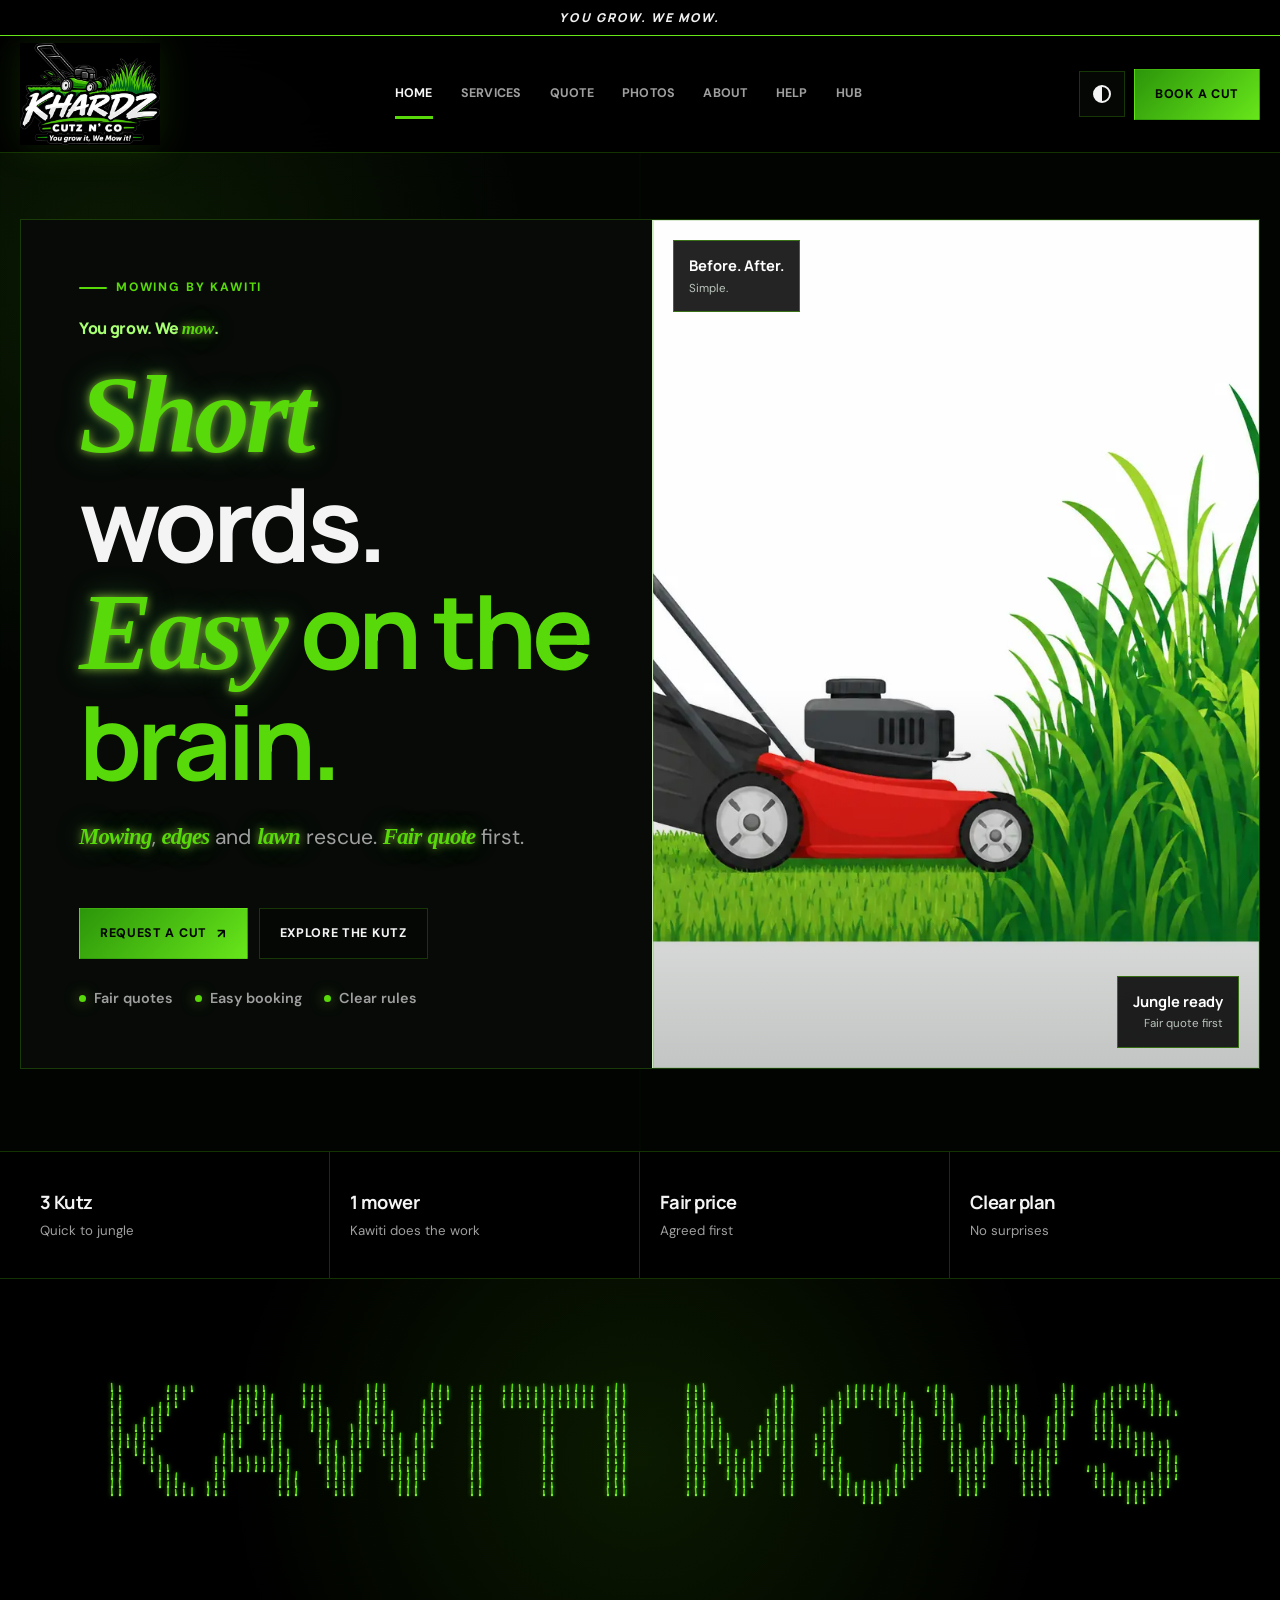
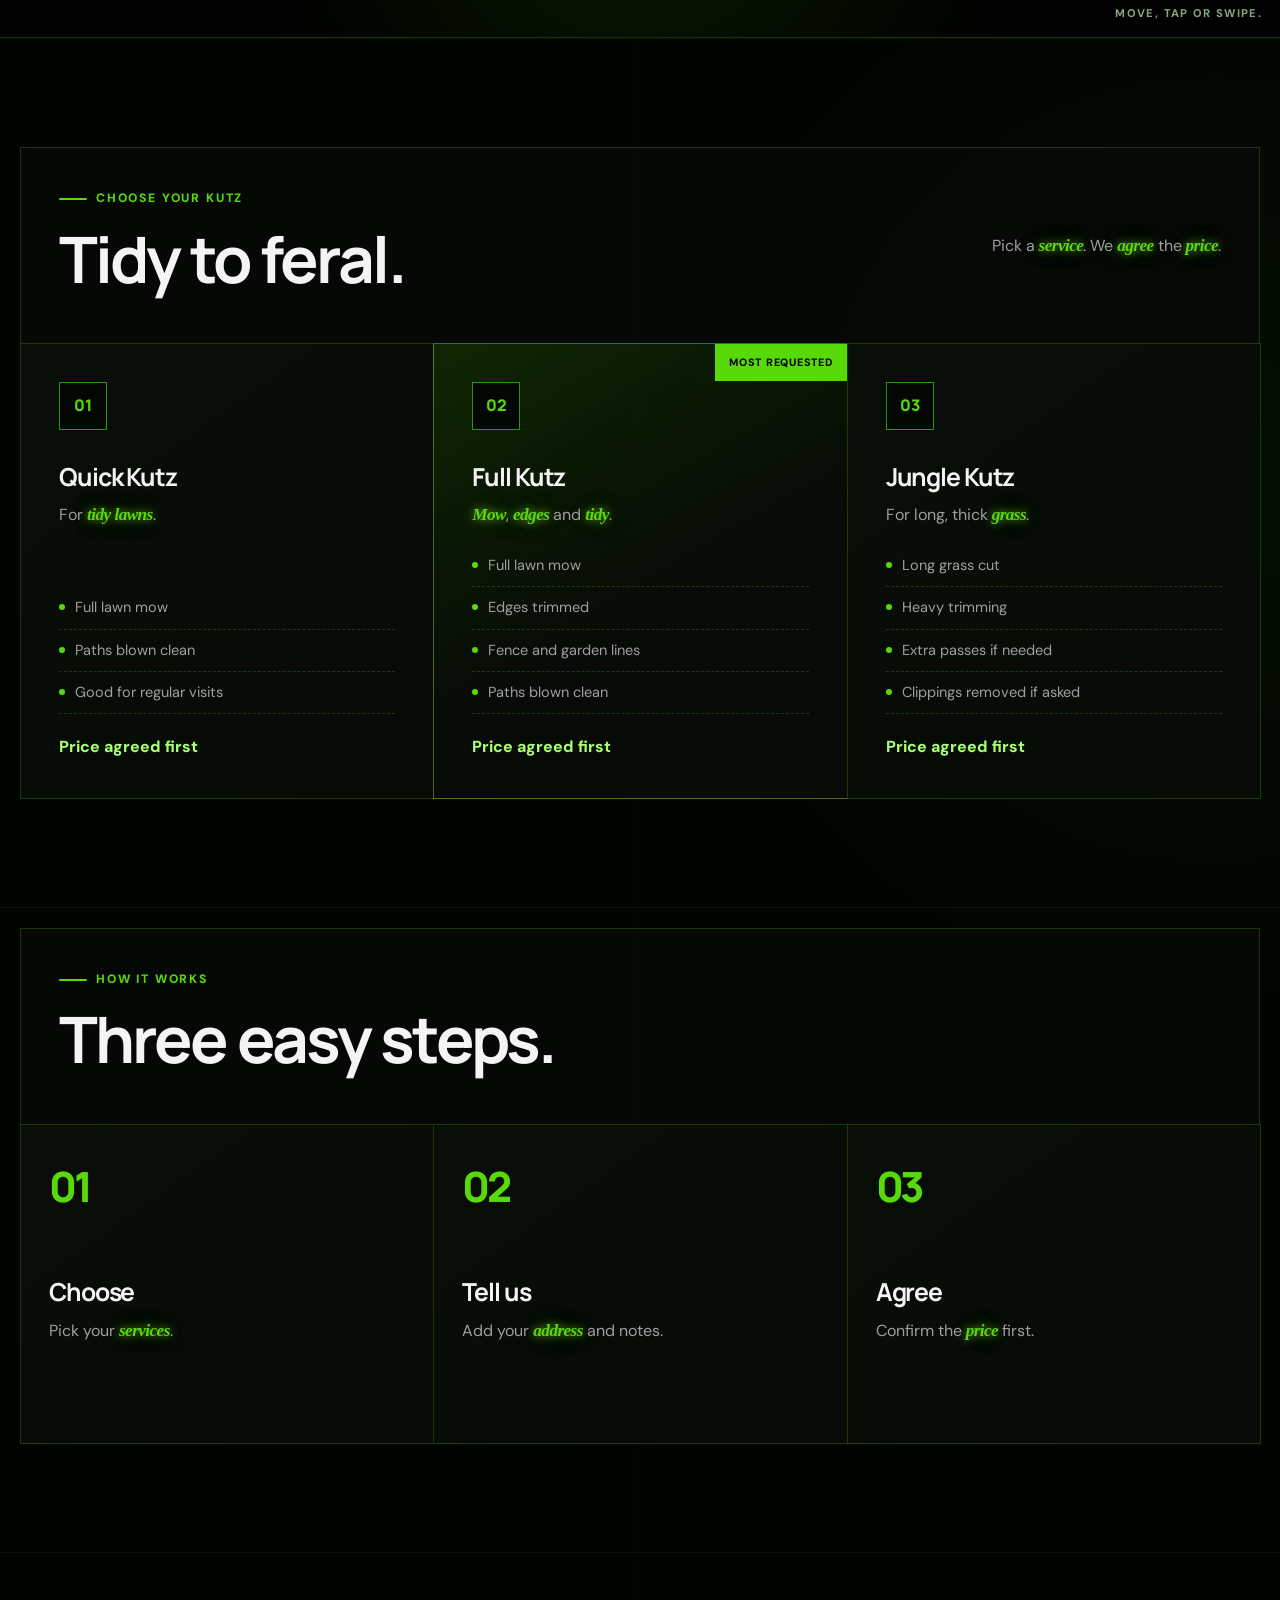
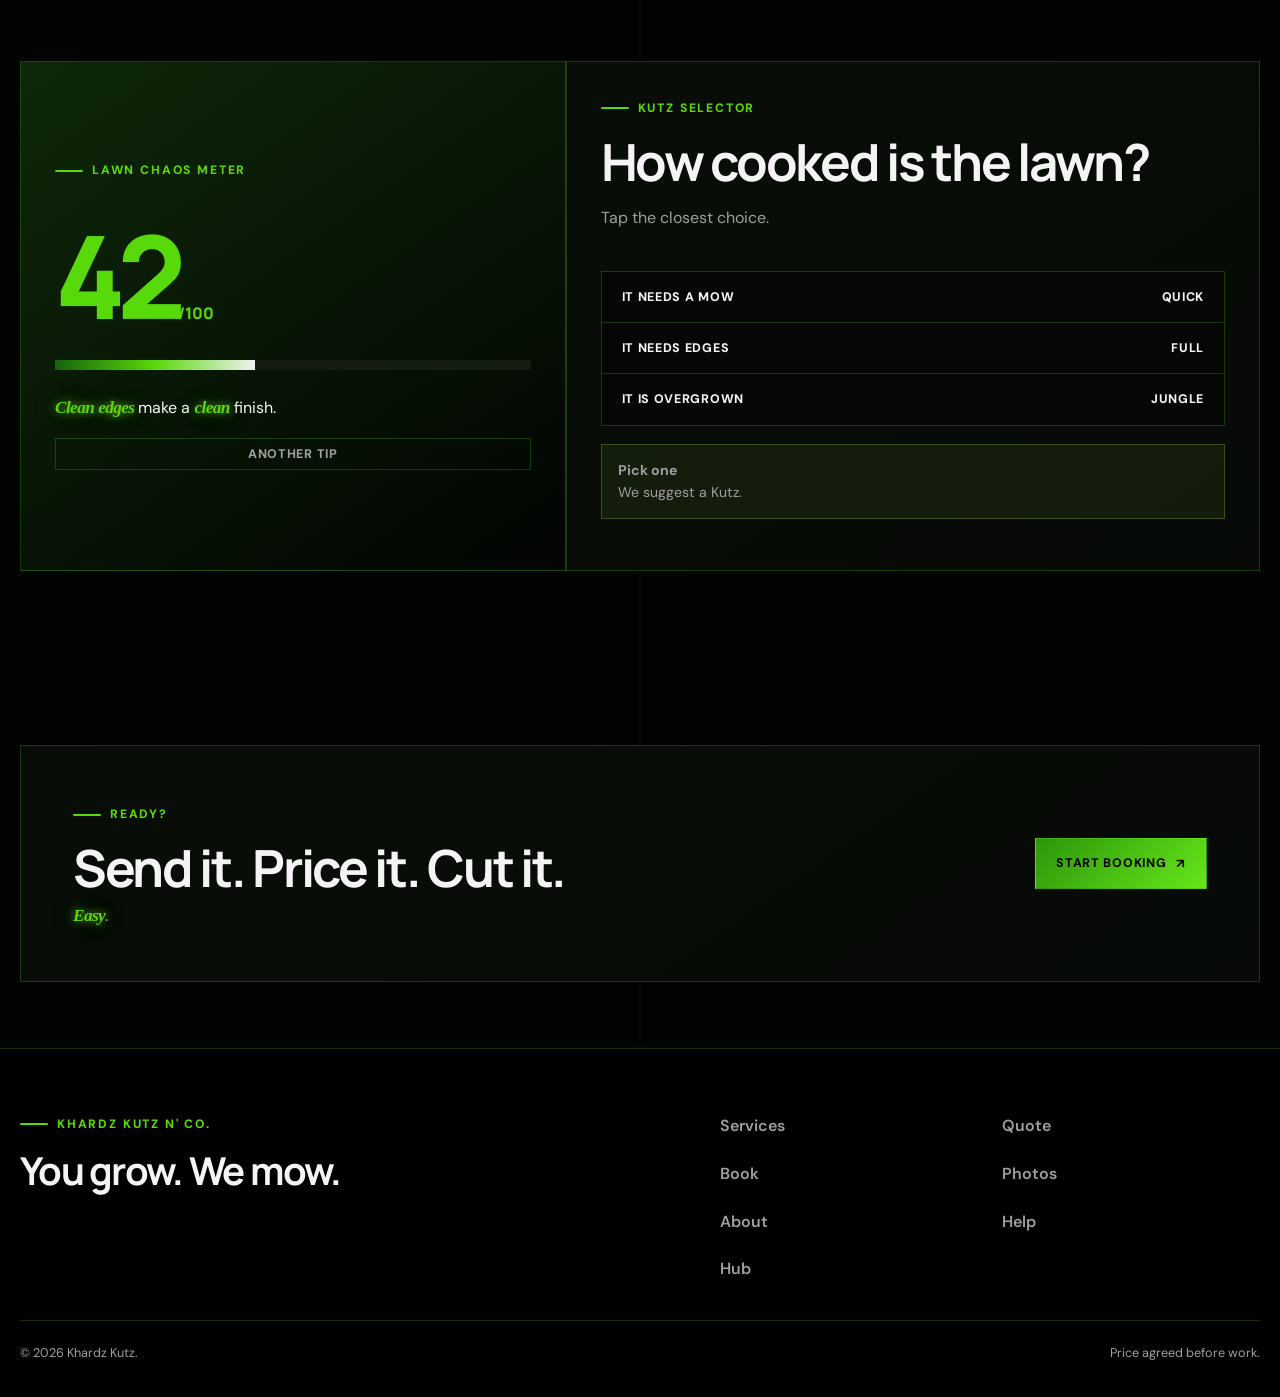
<file: index.html>
<!DOCTYPE html>
<html lang="en">
<head>
  <meta charset="utf-8">
  <meta name="viewport" content="width=device-width, initial-scale=1, viewport-fit=cover">
  <meta name="theme-color" content="#07110b">
  <meta name="description" content="Khardz Kutz n' Co. — local mowing, edging and overgrown lawn rescue with fair negotiated quotes.">
  <title>Khardz Kutz n' Co. | You grow. We mow.</title>
  <link rel="icon" href="assets/favicon.svg" type="image/svg+xml">
  <link rel="stylesheet" href="assets/styles.css">
</head>
<body>
  <a class="skip-link" href="#main">Skip to content</a>
  <div class="scroll-progress" id="scrollProgress"></div>
  <div class="topline">You grow. We mow.</div>
  <header class="site-header">
    <div class="container">
      <nav class="nav-shell" aria-label="Main navigation">
        <a class="brand" href="index.html" aria-label="Khardz Kutz home"><img class="brand-logo" src="assets/khardz-logo.webp" alt="Khardz Cutz n' Co. — You grow it, we mow it"></a>
        <div class="nav-links">
          <a data-nav href="index.html">Home</a><a data-nav href="services.html">Services</a><a data-nav href="quote.html">Quote</a><a data-nav href="results.html">Results</a><a data-nav href="about.html">About</a><a data-nav href="hub.html">Hub</a>
        </div>
        <div class="nav-actions">
          <button class="icon-button" id="themeButton" type="button" aria-label="Use light theme"><span class="theme-icon" aria-hidden="true"></span></button>
          <a class="button button-primary desktop-cta" href="booking.html">Book a cut</a>
          <button class="menu-button" id="menuButton" type="button" aria-label="Open menu" aria-expanded="false" aria-controls="mobileMenu"><i></i><i></i><i></i></button>
        </div>
      </nav>
      <div class="mobile-menu" id="mobileMenu"><a href="index.html">Home</a><a href="services.html">Services</a><a href="quote.html">Quote</a><a href="results.html">Results</a><a href="about.html">About</a><a href="hub.html">Hub</a><a href="booking.html">Book</a></div>
    </div>
  </header>

  <main id="main">
    <section class="hero">
      <div class="container hero-grid">
        <div class="hero-copy reveal">
          <span class="eyebrow">Mowing by Kawiti</span>
          <p class="kicker">You grow. We mow.</p>
          <h1><span class="word-glow">Short</span> words.<br><span class="accent"><span class="word-glow">Easy</span> on the brain.</span></h1>
          <p class="lead">Mowing, edges and lawn rescue. Fair quote first.</p>
          <div class="hero-actions">
            <a class="button button-primary button-arrow" href="booking.html">Request a cut</a>
            <a class="button button-secondary" href="services.html">Explore the Kutz</a>
          </div>
          <div class="trust-row" role="group" aria-label="Service highlights">
            <span>Fair quotes</span><span>Easy booking</span><span>Clear rules</span>
          </div>
        </div>
        <div class="hero-media reveal">
          <span class="orbit-label" aria-hidden="true"></span>
          <img src="assets/lawnmower-before-after.webp" alt="Side-on red lawnmower between freshly cut grass and tall overgrown grass">
          <span class="media-badge badge-top"><strong>Before. After.</strong><small>Simple.</small></span>
          <span class="media-badge badge-bottom"><strong>Jungle ready</strong><small>Fair quote first</small></span>
        </div>
      </div>
    </section>

    <section class="stat-strip" aria-label="Service summary">
      <div class="container stats">
        <div class="stat"><strong>3 Kutz</strong><span>Quick to jungle</span></div>
        <div class="stat"><strong>1 mower</strong><span>Kawiti does the work</span></div>
        <div class="stat"><strong>Fair price</strong><span>Agreed first</span></div>
        <div class="stat"><strong>Clear plan</strong><span>No surprises</span></div>
      </div>
    </section>

    <section class="grass-sign" aria-label="Interactive Kawiti mows grass sign">
      <canvas id="grassCanvas" role="img" aria-label="Kawiti Mows written with green grass dots that lean away from your touch"></canvas>
      <p class="grass-hint">Move, tap or swipe.</p>
    </section>

    <section class="section">
      <div class="container">
        <div class="section-heading reveal">
          <div><span class="eyebrow">Choose your Kutz</span><h2>Tidy to feral.</h2></div>
          <p class="muted">Pick a service. We agree the price.</p>
        </div>
        <div class="grid cards-3">
          <article class="card service-card reveal">
            <span class="service-number">01</span><h3>Quick Kutz</h3><p>For tidy lawns.</p>
            <ul class="service-list"><li>Full lawn mow</li><li>Paths blown clean</li><li>Good for regular visits</li></ul><span class="service-foot">Price agreed first</span>
          </article>
          <article class="card service-card featured reveal">
            <span class="service-number">02</span><h3>Full Kutz</h3><p>Mow, edges and tidy.</p>
            <ul class="service-list"><li>Full lawn mow</li><li>Edges trimmed</li><li>Fence and garden lines</li><li>Paths blown clean</li></ul><span class="service-foot">Price agreed first</span>
          </article>
          <article class="card service-card reveal">
            <span class="service-number">03</span><h3>Jungle Kutz</h3><p>For long, thick grass.</p>
            <ul class="service-list"><li>Long grass cut</li><li>Heavy trimming</li><li>Extra passes if needed</li><li>Clippings removed if asked</li></ul><span class="service-foot">Price agreed first</span>
          </article>
        </div>
      </div>
    </section>

    <section class="section section-topless">
      <div class="container">
        <div class="section-heading reveal"><div><span class="eyebrow">How it works</span><h2>Three easy steps.</h2></div></div>
        <div class="grid process-grid">
          <article class="card process-card reveal"><h3>Choose</h3><p>Pick your services.</p></article>
          <article class="card process-card reveal"><h3>Tell us</h3><p>Add your address and notes.</p></article>
          <article class="card process-card reveal"><h3>Agree</h3><p>Confirm the price first.</p></article>
        </div>
      </div>
    </section>

    <section class="section">
      <div class="container interactive-band">
        <article class="card meter-panel reveal">
          <span class="eyebrow">Lawn chaos meter</span>
          <div class="meter-score"><span id="chaosScore">42</span><small class="meter-denominator">/100</small></div>
          <div class="meter-track"><div class="meter-fill" id="chaosFill"></div></div>
          <p id="homeTip">Clean edges make a clean finish.</p>
          <button class="button button-quiet" id="newHomeTip" type="button">Another tip</button>
        </article>
        <article class="card selector-panel reveal">
          <span class="eyebrow">Kutz Selector</span><h2 class="heading-selector">How cooked is the lawn?</h2>
          <p class="muted">Tap the closest choice.</p>
          <div class="choice-row">
            <button class="button button-secondary selector-button" type="button" data-chaos="28" data-package="Quick Kutz" data-copy="A simple mow." aria-pressed="false">It needs a mow <span>Quick</span></button>
            <button class="button button-secondary selector-button" type="button" data-chaos="58" data-package="Full Kutz" data-copy="Mow and edges." aria-pressed="false">It needs edges <span>Full</span></button>
            <button class="button button-secondary selector-button" type="button" data-chaos="91" data-package="Jungle Kutz" data-copy="Long, thick grass." aria-pressed="false">It is overgrown <span>Jungle</span></button>
          </div>
          <p class="notice mt-18" id="chaosResult"><strong>Pick one</strong><span class="block">We suggest a Kutz.</span></p>
        </article>
      </div>
    </section>

    <section class="section-tight">
      <div class="container card cta-band reveal">
        <div><span class="eyebrow">Ready?</span><h2>Send it. Price it. Cut it.</h2><p class="muted">Easy.</p></div>
        <a class="button button-primary button-arrow" href="booking.html">Start booking</a>
      </div>
    </section>
  </main>

  <footer class="site-footer">
    <div class="container footer-main"><div><span class="eyebrow">Khardz Kutz n' Co.</span><h3>You grow. We mow.</h3></div><nav class="footer-nav" aria-label="Footer navigation"><a href="services.html">Services</a><a href="quote.html">Quote</a><a href="booking.html">Book</a><a href="results.html">Results</a><a href="about.html">About</a><a href="hub.html">Hub</a></nav></div>
    <div class="container footer-bottom"><span>&copy; <span id="year"></span> Khardz Kutz.</span><span>Price agreed before work.</span></div>
  </footer>
  <div class="toast" id="toast" role="status" aria-live="polite"></div>
  <script src="assets/app.js" defer></script>
</body>
</html>
</file>
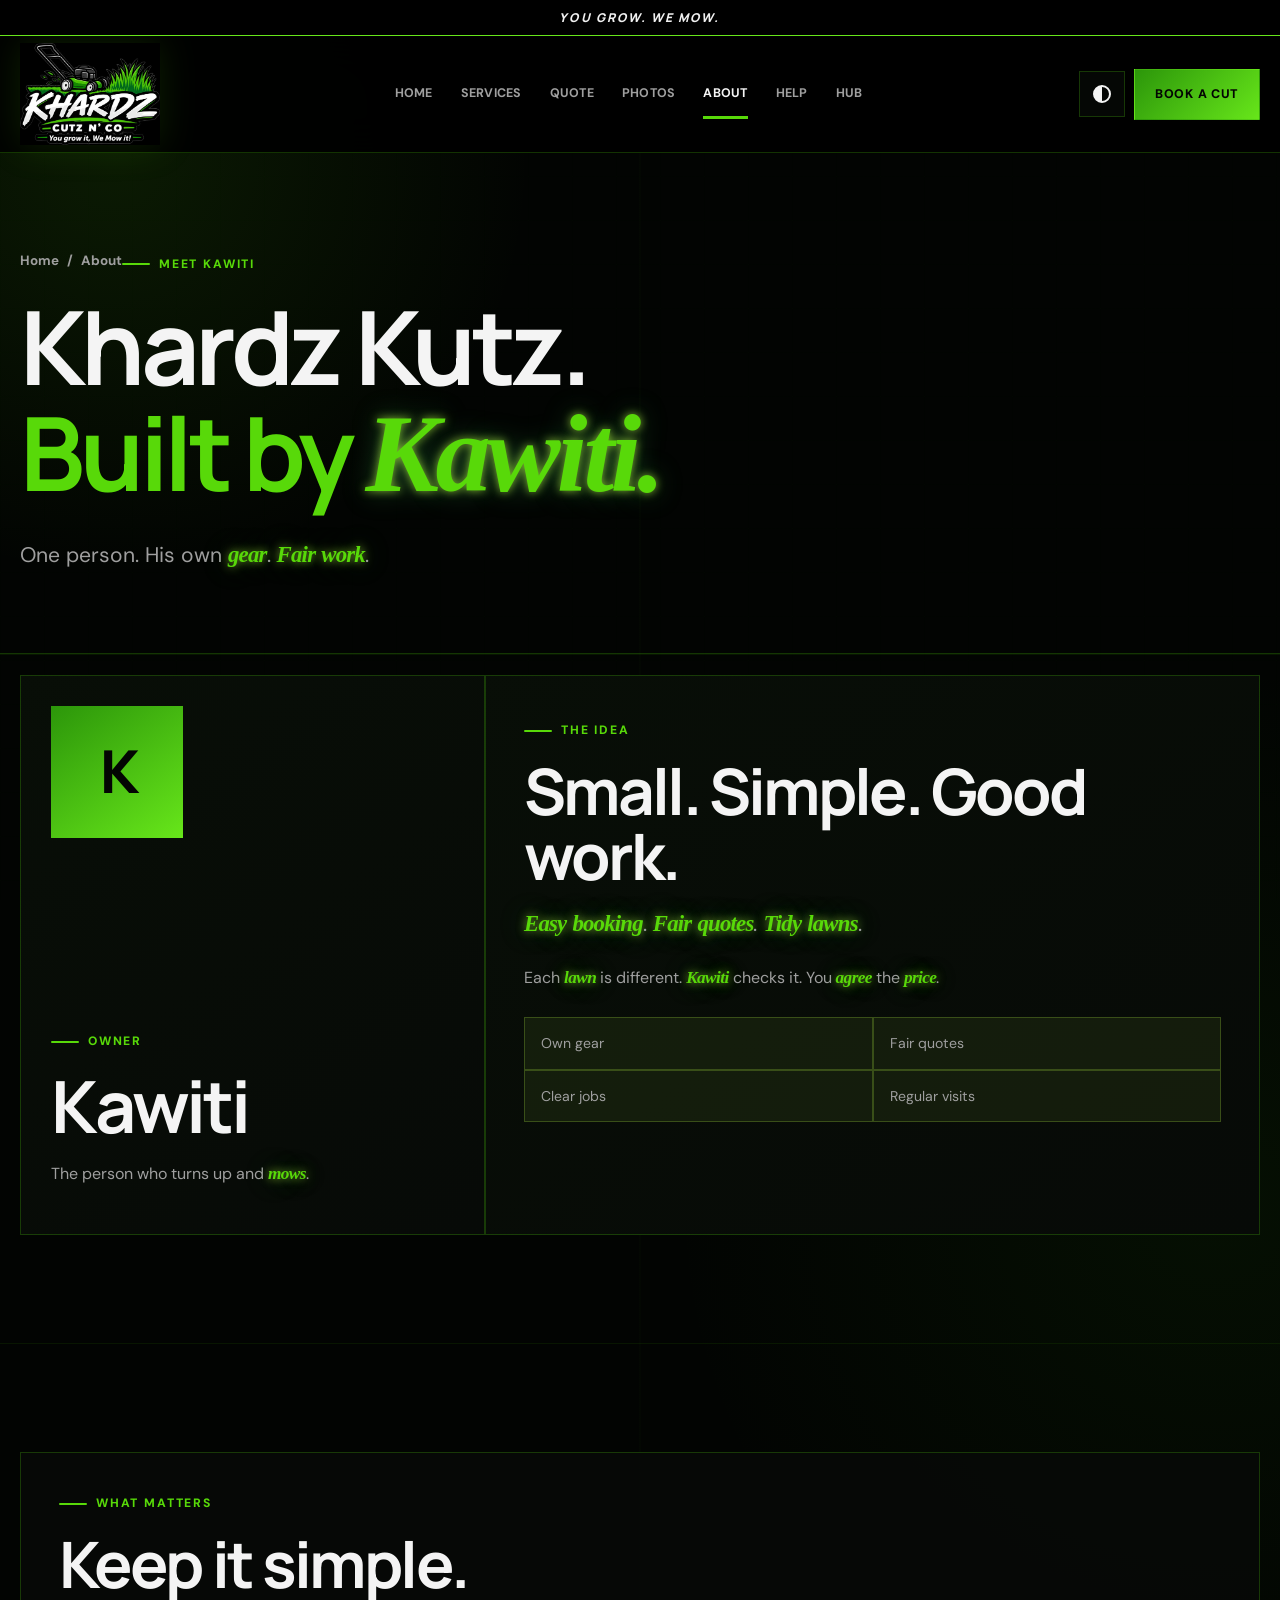
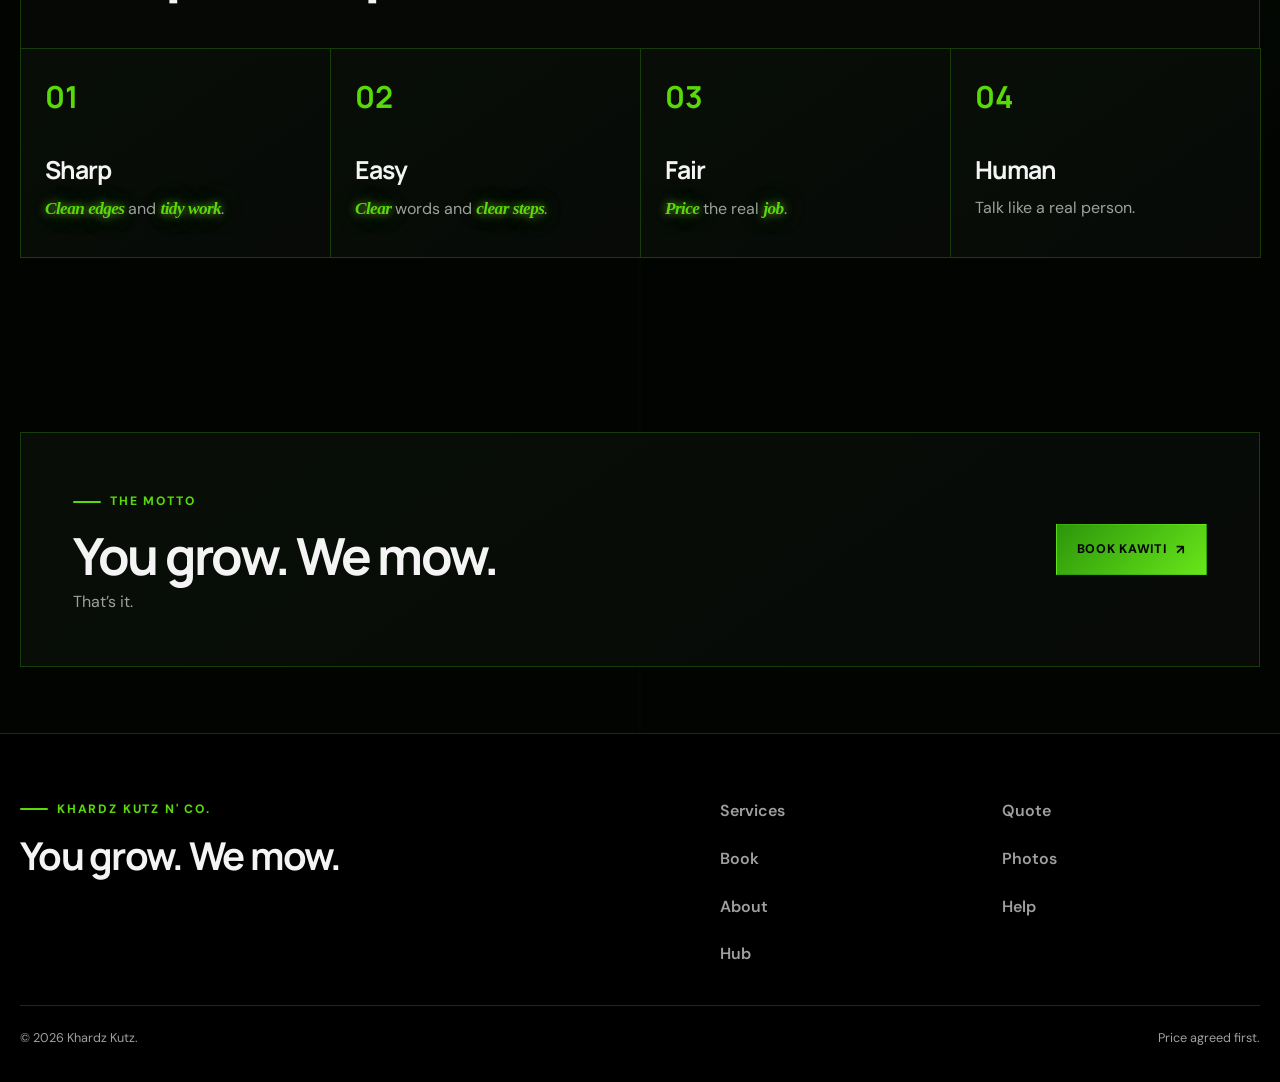
<file: about.html>
<!DOCTYPE html>
<html lang="en">
<head>
  <meta charset="utf-8"><meta name="viewport" content="width=device-width, initial-scale=1, viewport-fit=cover"><meta name="theme-color" content="#07110b"><meta name="description" content="Meet Kawiti, the owner-operator behind Khardz Kutz n' Co.">
  <title>About | Khardz Kutz n' Co.</title><link rel="icon" href="assets/favicon.svg" type="image/svg+xml"><link rel="stylesheet" href="assets/styles.css">
</head>
<body>
  <a class="skip-link" href="#main">Skip to content</a><div class="scroll-progress" id="scrollProgress"></div><div class="topline">You grow. We mow.</div>
  <header class="site-header"><div class="container"><nav class="nav-shell" aria-label="Main navigation"><a class="brand" href="index.html" aria-label="Khardz Kutz home"><img class="brand-logo" src="assets/khardz-logo.webp" alt="Khardz Cutz n' Co. — You grow it, we mow it"></a><div class="nav-links"><a data-nav href="index.html">Home</a><a data-nav href="services.html">Services</a><a data-nav href="quote.html">Quote</a><a data-nav href="results.html">Results</a><a data-nav href="about.html">About</a><a data-nav href="hub.html">Kutz Hub</a></div><div class="nav-actions"><button class="icon-button" id="themeButton" type="button" aria-label="Use light theme"><span class="theme-icon"></span></button><a class="button button-primary desktop-cta" href="booking.html">Book a cut</a><button class="menu-button" id="menuButton" type="button" aria-label="Open menu" aria-expanded="false" aria-controls="mobileMenu"><i></i><i></i><i></i></button></div></nav><div class="mobile-menu" id="mobileMenu"><a href="index.html">Home</a><a href="services.html">Services</a><a href="quote.html">Get a quote</a><a href="results.html">Results</a><a href="about.html">About</a><a href="hub.html">Kutz Hub</a><a href="booking.html">Book a cut</a></div></div></header>
  <main id="main">
    <section class="page-hero"><div class="container reveal"><div class="breadcrumb"><a href="index.html">Home</a><span>/</span><span>About</span></div><span class="eyebrow">Meet Kawiti</span><h1>Khardz Kutz.<br><span class="accent">Built by <span class="word-glow">Kawiti.</span></span></h1><p class="lead">One person. His own gear. Fair work.</p></div></section>
    <section class="section section-topless"><div class="container grid about-grid">
      <article class="card profile-card reveal"><span class="profile-initial">K</span><span class="eyebrow">Owner</span><h2 class="heading-profile">Kawiti</h2><p class="muted">The person who turns up and mows.</p></article>
      <article class="card story-card reveal"><span class="eyebrow">The idea</span><h2 class="heading-story">Small. Simple. Good work.</h2><p class="lead">Easy booking. Fair quotes. Tidy lawns.</p><p class="muted">Each lawn is different. Kawiti checks it. You agree the price.</p><div class="grid cards-2 mt-26"><div class="notice">Own gear</div><div class="notice">Fair quotes</div><div class="notice">Clear jobs</div><div class="notice">Regular visits</div></div></article>
    </div></section>
    <section class="section"><div class="container"><div class="section-heading reveal"><div><span class="eyebrow">What matters</span><h2>Keep it simple.</h2></div></div><div class="grid value-row">
      <article class="card value-card reveal"><strong>01</strong><h3>Sharp</h3><p>Clean edges and tidy work.</p></article><article class="card value-card reveal"><strong>02</strong><h3>Easy</h3><p>Clear words and clear steps.</p></article><article class="card value-card reveal"><strong>03</strong><h3>Fair</h3><p>Price the real job.</p></article><article class="card value-card reveal"><strong>04</strong><h3>Human</h3><p>Talk like a real person.</p></article>
    </div></div></section>
    <section class="section-tight"><div class="container card cta-band reveal"><div><span class="eyebrow">The motto</span><h2>You grow. We mow.</h2><p class="muted">That’s it.</p></div><a class="button button-primary button-arrow" href="booking.html">Book Kawiti</a></div></section>
  </main>
  <footer class="site-footer"><div class="container footer-main"><div><span class="eyebrow">Khardz Kutz n' Co.</span><h3>You grow. We mow.</h3></div><nav class="footer-nav" aria-label="Footer navigation"><a href="services.html">Services</a><a href="quote.html">Quote</a><a href="booking.html">Book</a><a href="results.html">Results</a><a href="about.html">About</a><a href="hub.html">Hub</a></nav></div><div class="container footer-bottom"><span>&copy; <span id="year"></span> Khardz Kutz.</span><span>Price agreed first.</span></div></footer>
  <div class="toast" id="toast" role="status" aria-live="polite"></div><script src="assets/app.js" defer></script>
</body></html>
</file>
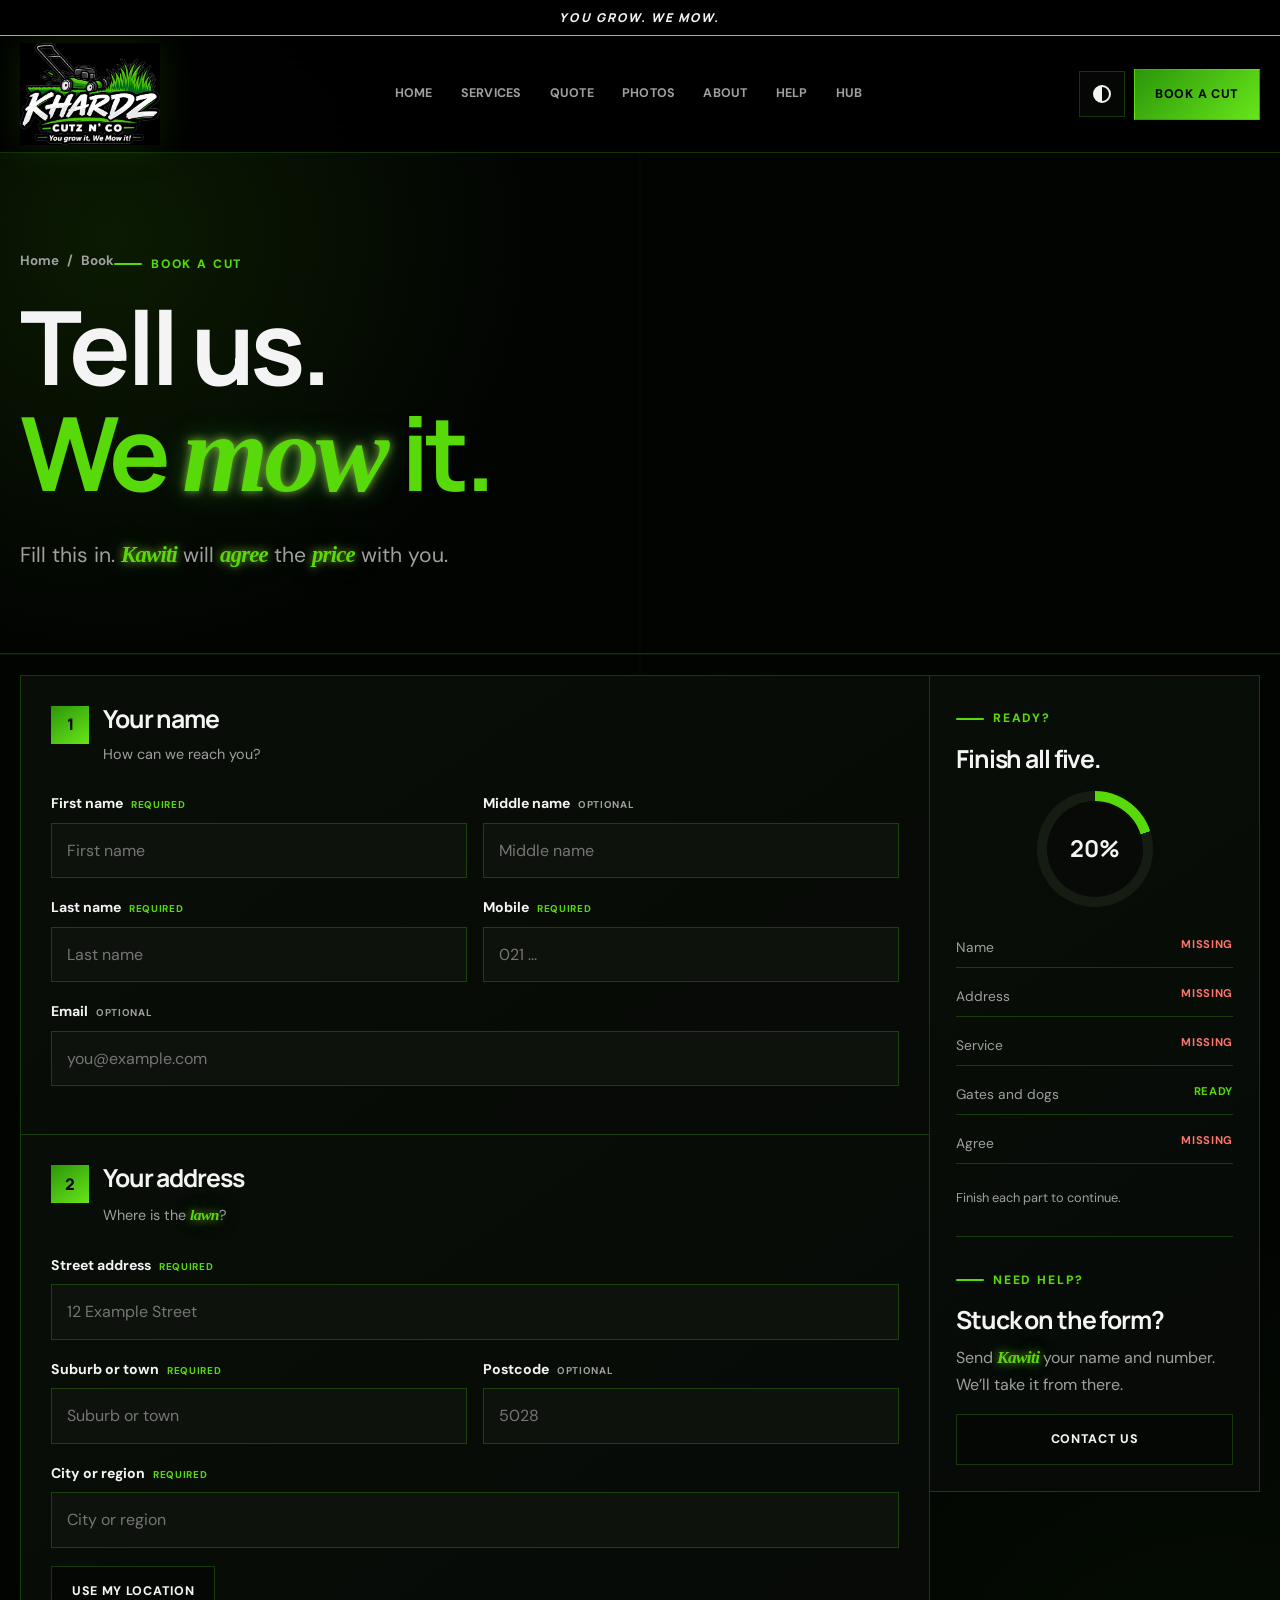
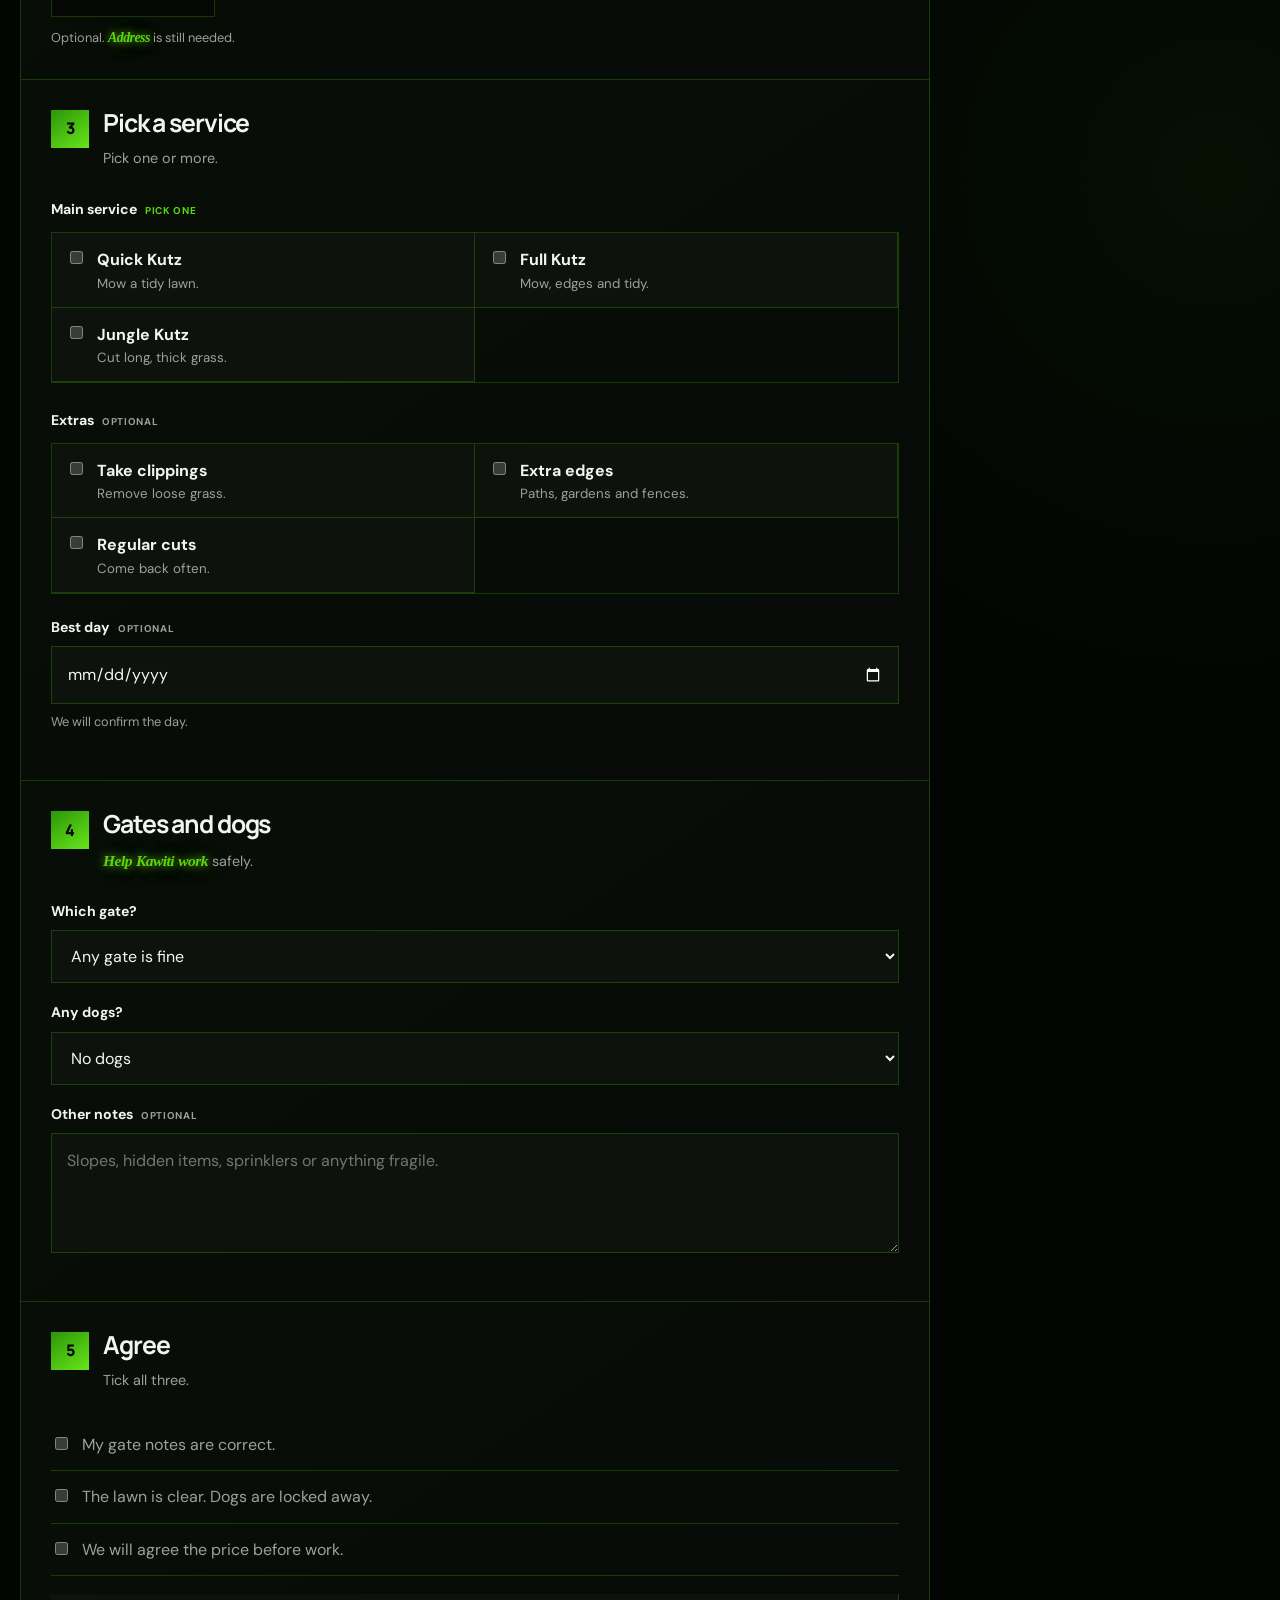
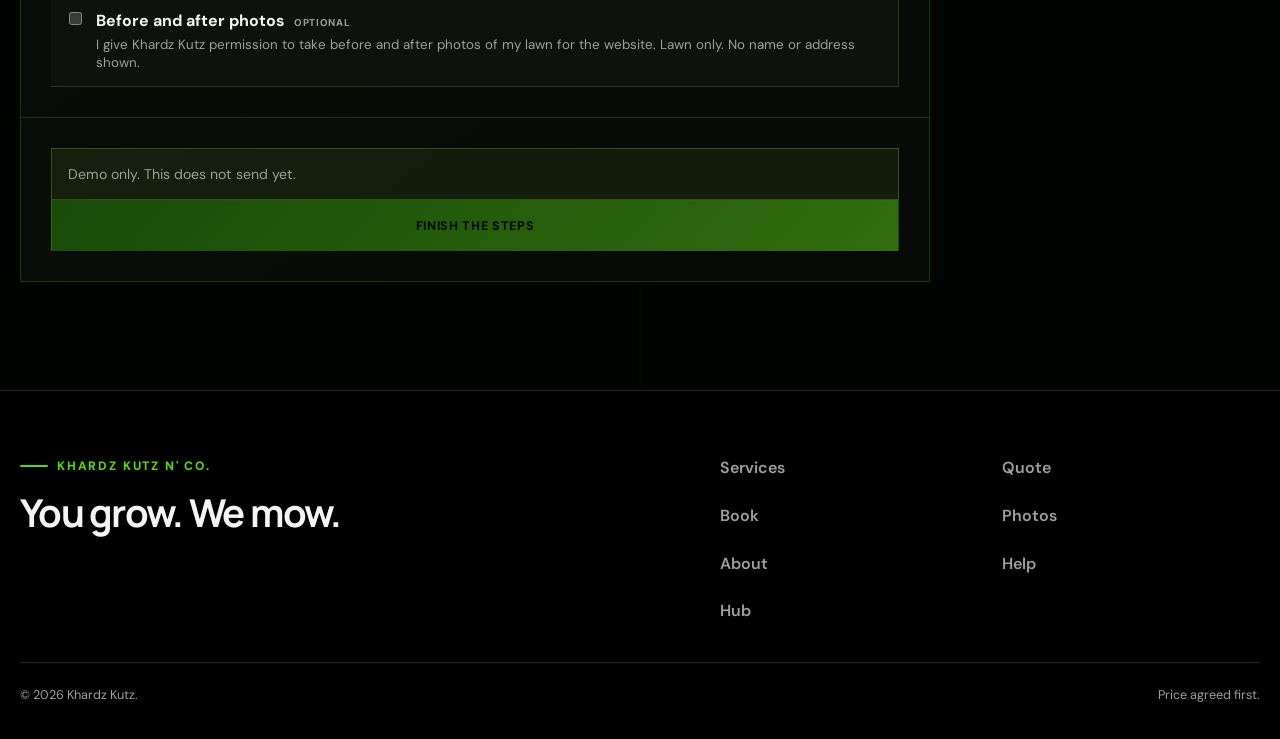
<file: booking.html>
<!DOCTYPE html>
<html lang="en">
<head>
  <meta charset="utf-8"><meta name="viewport" content="width=device-width, initial-scale=1, viewport-fit=cover"><meta name="theme-color" content="#07110b"><meta name="description" content="Request lawn mowing from Khardz Kutz n' Co. with clear service, location, access and pet details.">
  <title>Book a Cut | Khardz Kutz n' Co.</title><link rel="icon" href="assets/favicon.svg" type="image/svg+xml"><link rel="stylesheet" href="assets/styles.css">
</head>
<body>
  <a class="skip-link" href="#main">Skip to content</a><div class="scroll-progress" id="scrollProgress"></div><div class="topline">You grow. We mow.</div>
  <header class="site-header"><div class="container"><nav class="nav-shell" aria-label="Main navigation"><a class="brand" href="index.html" aria-label="Khardz Kutz home"><img class="brand-logo" src="assets/khardz-logo.webp" alt="Khardz Cutz n' Co. — You grow it, we mow it"></a><div class="nav-links"><a data-nav href="index.html">Home</a><a data-nav href="services.html">Services</a><a data-nav href="quote.html">Quote</a><a data-nav href="results.html">Results</a><a data-nav href="about.html">About</a><a data-nav href="hub.html">Kutz Hub</a></div><div class="nav-actions"><button class="icon-button" id="themeButton" type="button" aria-label="Use light theme"><span class="theme-icon"></span></button><a class="button button-primary desktop-cta active" href="booking.html">Book a cut</a><button class="menu-button" id="menuButton" type="button" aria-label="Open menu" aria-expanded="false" aria-controls="mobileMenu"><i></i><i></i><i></i></button></div></nav><div class="mobile-menu" id="mobileMenu"><a href="index.html">Home</a><a href="services.html">Services</a><a href="quote.html">Get a quote</a><a href="results.html">Results</a><a href="about.html">About</a><a href="hub.html">Kutz Hub</a><a href="booking.html">Book a cut</a></div></div></header>

  <main id="main">
    <section class="page-hero"><div class="container reveal"><div class="breadcrumb"><a href="index.html">Home</a><span>/</span><span>Book</span></div><span class="eyebrow">Book a cut</span><h1>Tell us.<br><span class="accent">We <span class="word-glow">mow</span> it.</span></h1><p class="lead">Fill this in. Kawiti will agree the price with you.</p></div></section>

    <section class="section section-topless"><div class="container booking-layout">
      <form class="booking-form" id="bookingForm" novalidate>
        <section class="card form-section reveal" aria-labelledby="contactTitle">
          <div class="form-section-title"><span class="form-step">1</span><div><h3 id="contactTitle">Your name</h3><p>How can we reach you?</p></div></div>
          <div class="form-grid">
            <div class="field"><label for="firstName">First name <span class="required">Required</span></label><input id="firstName" name="firstName" type="text" autocomplete="given-name" required placeholder="First name"></div>
            <div class="field"><label for="middleName">Middle name <span class="optional">Optional</span></label><input id="middleName" name="middleName" type="text" autocomplete="additional-name" placeholder="Middle name"></div>
            <div class="field"><label for="lastName">Last name <span class="required">Required</span></label><input id="lastName" name="lastName" type="text" autocomplete="family-name" required placeholder="Last name"></div>
            <div class="field"><label for="phone">Mobile <span class="required">Required</span></label><input id="phone" name="phone" type="tel" autocomplete="tel" inputmode="tel" required placeholder="021 ..."></div>
            <div class="field span-2"><label for="email">Email <span class="optional">Optional</span></label><input id="email" name="email" autocomplete="email" inputmode="email" type="email" placeholder="you@example.com"></div>
          </div>
        </section>

        <section class="card form-section reveal" aria-labelledby="locationTitle">
          <div class="form-section-title"><span class="form-step">2</span><div><h3 id="locationTitle">Your address</h3><p>Where is the lawn?</p></div></div>
          <div class="form-grid">
            <div class="field span-2"><label for="street">Street address <span class="required">Required</span></label><input id="street" name="street" type="text" autocomplete="address-line1" required placeholder="12 Example Street"></div>
            <div class="field"><label for="suburb">Suburb or town <span class="required">Required</span></label><input id="suburb" name="suburb" type="text" autocomplete="address-level2" required placeholder="Suburb or town"></div>
            <div class="field"><label for="postcode">Postcode <span class="optional">Optional</span></label><input id="postcode" name="postcode" type="text" autocomplete="postal-code" inputmode="numeric" placeholder="5028"></div>
            <div class="field span-2"><label for="region">City or region <span class="required">Required</span></label><input id="region" name="region" type="text" autocomplete="address-level1" required placeholder="City or region"></div>
          </div>
          <button class="button button-secondary" type="button" id="locationButton">Use my location</button>
          <p class="helper location-helper" id="locationStatus">Optional. Address is still needed.</p>
        </section>

        <section class="card form-section reveal" aria-labelledby="servicesTitle">
          <div class="form-section-title"><span class="form-step">3</span><div><h3 id="servicesTitle">Pick a service</h3><p>Pick one or more.</p></div></div>
          <span class="field-label">Main service <span class="required">Pick one</span></span>
          <div class="check-grid check-space">
            <label class="check-card"><input class="main-service" type="checkbox" value="Quick Kutz"><span><strong>Quick Kutz</strong><small>Mow a tidy lawn.</small></span></label>
            <label class="check-card"><input class="main-service" type="checkbox" value="Full Kutz"><span><strong>Full Kutz</strong><small>Mow, edges and tidy.</small></span></label>
            <label class="check-card"><input class="main-service" type="checkbox" value="Jungle Kutz"><span><strong>Jungle Kutz</strong><small>Cut long, thick grass.</small></span></label>
          </div>
          <span class="field-label">Extras <span class="optional">Optional</span></span>
          <div class="check-grid check-space-tight">
            <label class="check-card"><input class="addon-service" type="checkbox" value="Clipping removal"><span><strong>Take clippings</strong><small>Remove loose grass.</small></span></label>
            <label class="check-card"><input class="addon-service" type="checkbox" value="Extra edge detailing"><span><strong>Extra edges</strong><small>Paths, gardens and fences.</small></span></label>
            <label class="check-card"><input class="addon-service" type="checkbox" value="Regular route"><span><strong>Regular cuts</strong><small>Come back often.</small></span></label>
          </div>
          <div class="field"><label for="preferredDate">Best day <span class="optional">Optional</span></label><input id="preferredDate" name="preferredDate" type="date"><span class="helper">We will confirm the day.</span></div>
        </section>

        <section class="card form-section reveal" aria-labelledby="accessTitle">
          <div class="form-section-title"><span class="form-step">4</span><div><h3 id="accessTitle">Gates and dogs</h3><p>Help Kawiti work safely.</p></div></div>
          <div class="field"><label for="accessType">Which gate?</label><select id="accessType" name="accessType"><option value="standard">Any gate is fine</option><option value="preferred">Use one gate</option><option value="restricted">Do not enter some areas</option><option value="both">Use one gate and avoid areas</option></select></div>
          <div class="field conditional" id="accessNotesWrap"><label for="accessNotes">Gate notes <span class="required">Required</span></label><textarea id="accessNotes" name="accessNotes" placeholder="Which gate? Where should Kawiti not go?"></textarea><span class="helper">Keep it clear and short.</span></div>
          <div class="field"><label for="dogs">Any dogs?</label><select id="dogs" name="dogs"><option value="no">No dogs</option><option value="yes">Yes</option></select></div>
          <label class="check-card conditional" id="dogAckWrap"><input id="dogAck" type="checkbox"><span><strong>I will lock the dogs away</strong><small>Keep dogs away while Kawiti works.</small></span></label>
          <div class="field mt-18"><label for="hazards">Other notes <span class="optional">Optional</span></label><textarea id="hazards" name="hazards" placeholder="Slopes, hidden items, sprinklers or anything fragile."></textarea></div>
        </section>

        <section class="card form-section reveal" aria-labelledby="policiesTitle">
          <div class="form-section-title"><span class="form-step">5</span><div><h3 id="policiesTitle">Agree</h3><p>Tick all three.</p></div></div>
          <label class="policy-check"><input id="policyAccess" type="checkbox"><span>My gate notes are correct.</span></label>
          <label class="policy-check"><input id="policySafety" type="checkbox"><span>The lawn is clear. Dogs are locked away.</span></label>
          <label class="policy-check"><input id="policyPrice" type="checkbox"><span>We will agree the price before work.</span></label>
          <label class="check-card photo-permission mt-18"><input id="photoPermission" type="checkbox"><span><strong>Before and after photos <span class="optional">Optional</span></strong><small>I give Khardz Kutz permission to take before and after photos of my lawn for the website. Lawn only. No name or address shown.</small></span></label>
        </section>

        <section class="card form-section reveal">
          <div class="notice">Demo only. This does not send yet.</div>
          <button class="button button-primary full" id="submitBooking" type="submit" disabled>Finish the steps</button>
          <p class="form-error" id="bookingError">Please fill in the missing parts.</p>
        </section>
      </form>

      <aside class="card readiness reveal" aria-label="Booking readiness">
        <span class="eyebrow">Ready?</span><h3>Finish all five.</h3>
        <div class="readiness-ring" id="readinessRing"><strong id="readinessPercent">0%</strong></div>
        <div class="ready-list">
          <div class="ready-item" id="ready-contact"><span>Name</span><b>Missing</b></div><div class="ready-item" id="ready-location"><span>Address</span><b>Missing</b></div><div class="ready-item" id="ready-services"><span>Service</span><b>Missing</b></div><div class="ready-item" id="ready-access"><span>Gates and dogs</span><b>Missing</b></div><div class="ready-item" id="ready-policies"><span>Agree</span><b>Missing</b></div>
        </div><p class="helper">Finish each part to continue.</p><div class="booking-help"><span class="eyebrow">Need help?</span><h3>Stuck on the form?</h3><p>Send Kawiti your name and number. We’ll take it from there.</p><a class="button button-secondary full" href="contact.html">Contact us</a></div>
      </aside>
    </div></section>
  </main>

  <dialog class="modal" id="bookingModal"><div class="modal-inner"><span class="modal-mark">KK</span><h2 class="heading-compact">Saved, <span id="savedCustomerName">there</span>.</h2><p class="muted">Saved on this phone. Nothing was sent.</p><div class="modal-actions"><a class="button button-primary" href="hub.html">Open Hub</a><form method="dialog"><button class="button button-secondary" type="submit">Edit</button></form></div></div></dialog>
  <footer class="site-footer"><div class="container footer-main"><div><span class="eyebrow">Khardz Kutz n' Co.</span><h3>You grow. We mow.</h3></div><nav class="footer-nav" aria-label="Footer navigation"><a href="services.html">Services</a><a href="quote.html">Quote</a><a href="booking.html">Book</a><a href="results.html">Results</a><a href="about.html">About</a><a href="hub.html">Hub</a></nav></div><div class="container footer-bottom"><span>&copy; <span id="year"></span> Khardz Kutz.</span><span>Price agreed first.</span></div></footer>
  <div class="toast" id="toast" role="status" aria-live="polite"></div><script src="assets/app.js" defer></script>
</body></html>
</file>
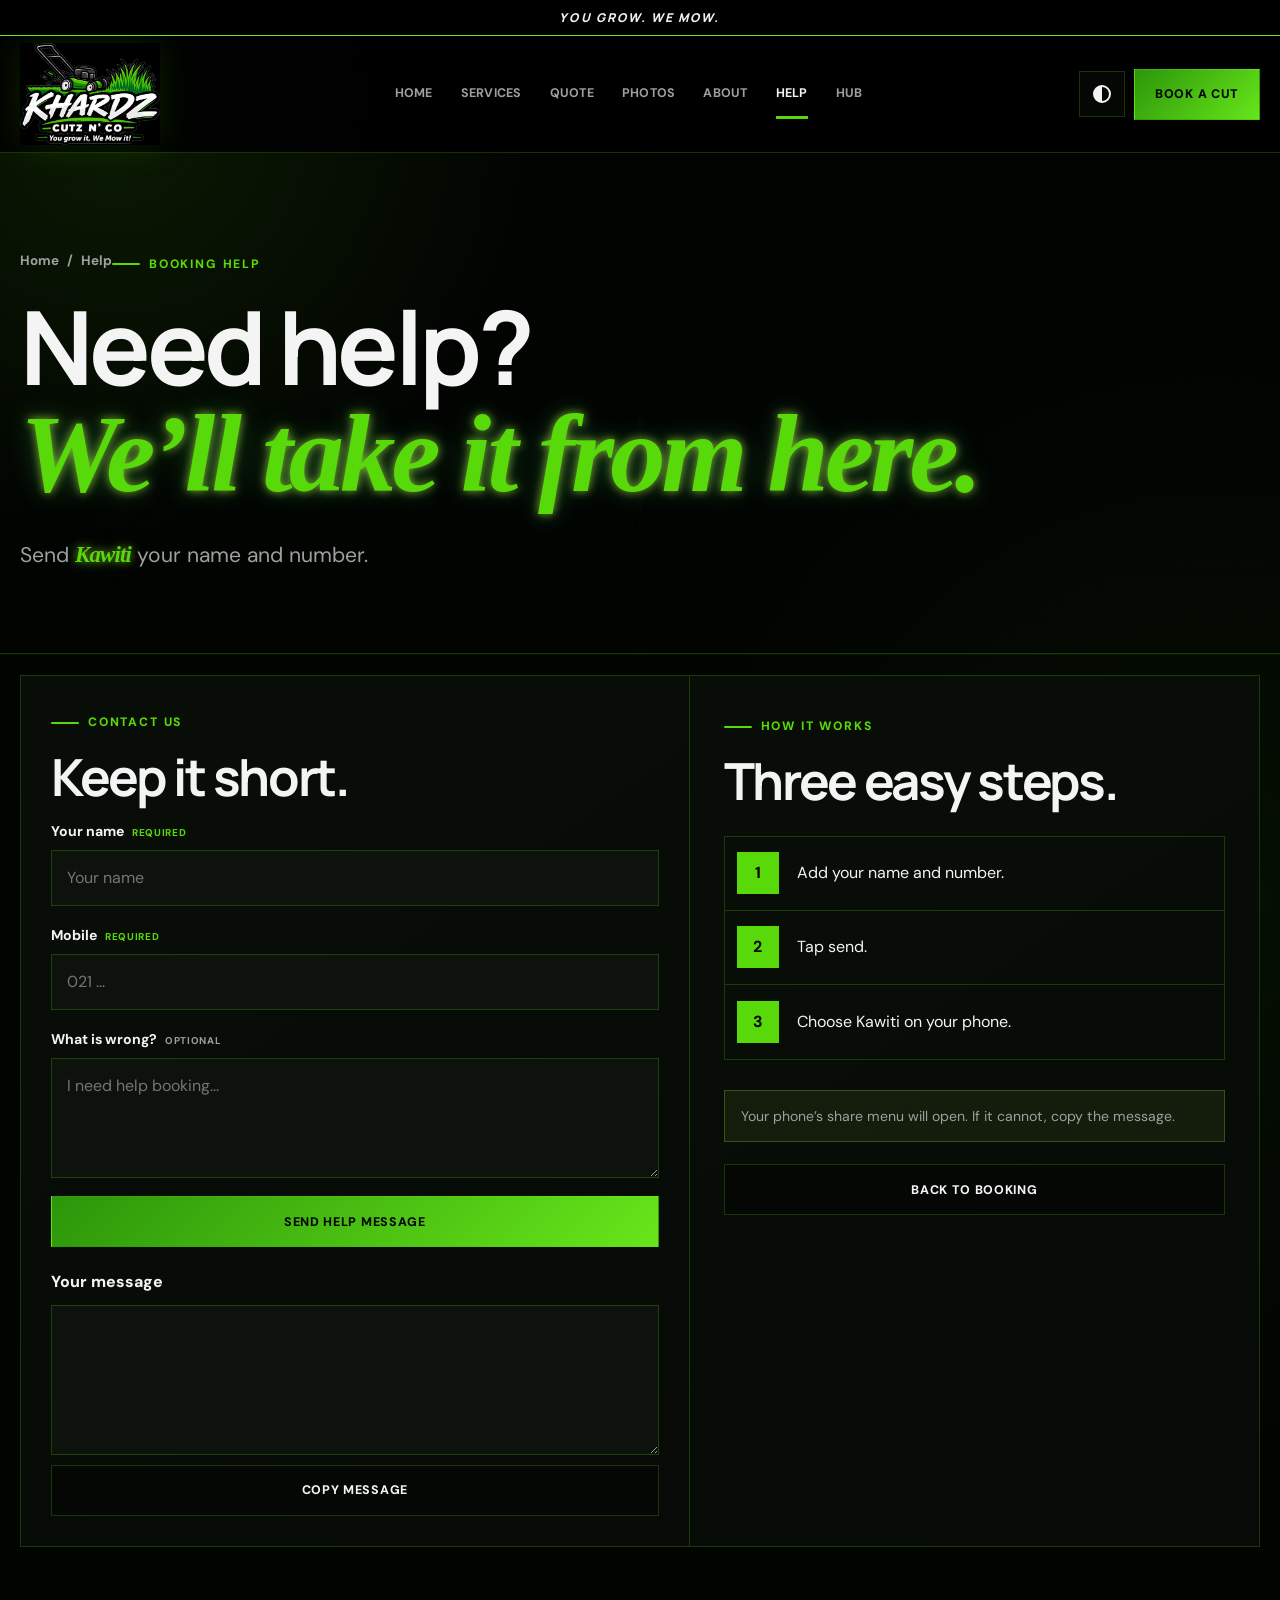
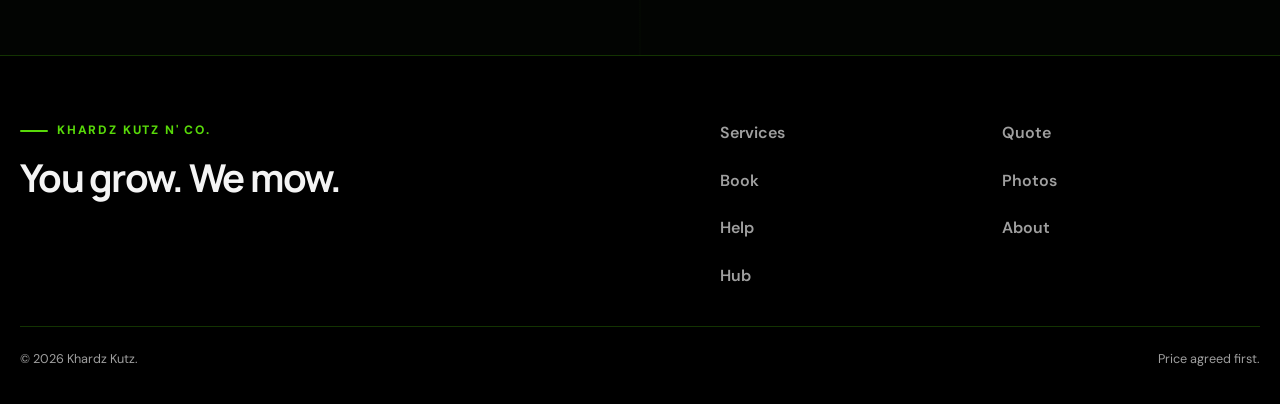
<file: contact.html>
<!DOCTYPE html>
<html lang="en">
<head>
  <meta charset="utf-8"><meta name="viewport" content="width=device-width, initial-scale=1, viewport-fit=cover"><meta name="theme-color" content="#07110b"><meta name="description" content="Get simple booking help from Khardz Kutz n' Co.">
  <title>Booking Help | Khardz Kutz n' Co.</title><link rel="icon" href="assets/favicon.svg" type="image/svg+xml"><link rel="stylesheet" href="assets/styles.css">
</head>
<body>
  <a class="skip-link" href="#main">Skip to content</a><div class="scroll-progress" id="scrollProgress"></div><div class="topline">You grow. We mow.</div>
  <header class="site-header"><div class="container"><nav class="nav-shell" aria-label="Main navigation"><a class="brand" href="index.html" aria-label="Khardz Kutz home"><img class="brand-logo" src="assets/khardz-logo.webp" alt="Khardz Cutz n' Co. — You grow it, we mow it"></a><div class="nav-links"><a data-nav href="index.html">Home</a><a data-nav href="services.html">Services</a><a data-nav href="quote.html">Quote</a><a data-nav href="results.html">Photos</a><a data-nav href="about.html">About</a><a data-nav href="contact.html">Help</a><a data-nav href="hub.html">Hub</a></div><div class="nav-actions"><button class="icon-button" id="themeButton" type="button" aria-label="Use light theme"><span class="theme-icon"></span></button><a class="button button-primary desktop-cta" href="booking.html">Book a cut</a><button class="menu-button" id="menuButton" type="button" aria-label="Open menu" aria-expanded="false" aria-controls="mobileMenu"><i></i><i></i><i></i></button></div></nav><div class="mobile-menu" id="mobileMenu"><a href="index.html">Home</a><a href="services.html">Services</a><a href="quote.html">Quote</a><a href="results.html">Photos</a><a href="about.html">About</a><a href="contact.html">Help</a><a href="hub.html">Hub</a><a href="booking.html">Book</a></div></div></header>
  <main id="main">
    <section class="page-hero"><div class="container reveal"><div class="breadcrumb"><a href="index.html">Home</a><span>/</span><span>Help</span></div><span class="eyebrow">Booking help</span><h1>Need help?<br><span class="word-glow">We’ll take it from here.</span></h1><p class="lead">Send Kawiti your name and number.</p></div></section>
    <section class="section section-topless"><div class="container contact-layout">
      <form class="card form-card contact-form reveal" id="helpForm">
        <span class="eyebrow">Contact us</span><h2 class="heading-compact">Keep it short.</h2>
        <div class="field"><label for="helpName">Your name <span class="required">Required</span></label><input id="helpName" name="helpName" type="text" autocomplete="name" required placeholder="Your name"></div>
        <div class="field"><label for="helpPhone">Mobile <span class="required">Required</span></label><input id="helpPhone" name="helpPhone" type="tel" autocomplete="tel" inputmode="tel" required placeholder="021 ..."></div>
        <div class="field"><label for="helpNote">What is wrong? <span class="optional">Optional</span></label><textarea id="helpNote" name="helpNote" placeholder="I need help booking..."></textarea></div>
        <button class="button button-primary full" type="submit">Send help message</button>
        <div class="help-output" id="helpOutput" hidden><label for="helpMessage">Your message</label><textarea id="helpMessage" readonly></textarea><button class="button button-secondary full" id="copyHelp" type="button">Copy message</button></div>
      </form>
      <aside class="card contact-side reveal"><span class="eyebrow">How it works</span><h2 class="heading-compact">Three easy steps.</h2><ol class="simple-steps"><li><strong>1</strong><span>Add your name and number.</span></li><li><strong>2</strong><span>Tap send.</span></li><li><strong>3</strong><span>Choose Kawiti on your phone.</span></li></ol><div class="notice">Your phone’s share menu will open. If it cannot, copy the message.</div><a class="button button-secondary full mt-22" href="booking.html">Back to booking</a></aside>
    </div></section>
  </main>
  <footer class="site-footer"><div class="container footer-main"><div><span class="eyebrow">Khardz Kutz n' Co.</span><h3>You grow. We mow.</h3></div><nav class="footer-nav" aria-label="Footer navigation"><a href="services.html">Services</a><a href="quote.html">Quote</a><a href="booking.html">Book</a><a href="results.html">Photos</a><a href="contact.html">Help</a><a href="about.html">About</a><a href="hub.html">Hub</a></nav></div><div class="container footer-bottom"><span>&copy; <span id="year"></span> Khardz Kutz.</span><span>Price agreed first.</span></div></footer>
  <div class="toast" id="toast" role="status" aria-live="polite"></div><script src="assets/app.js" defer></script>
</body></html>
</file>
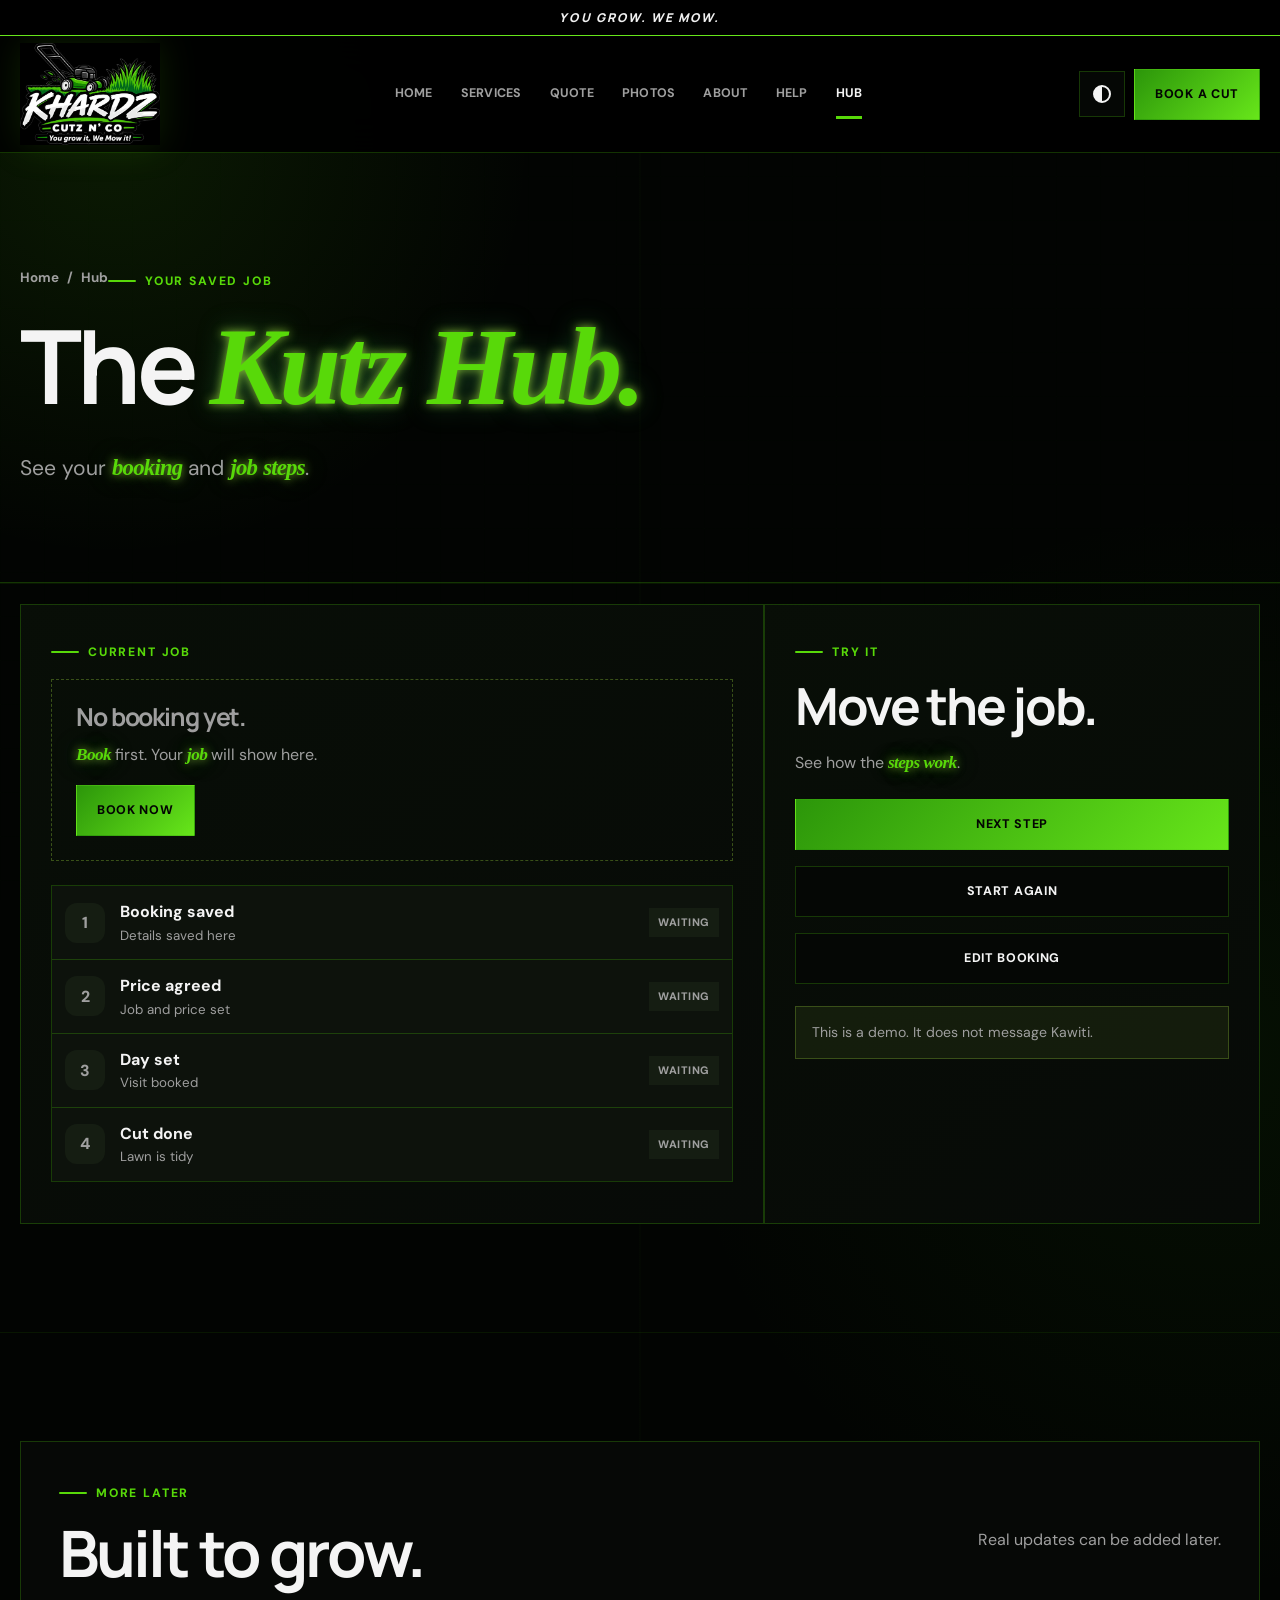
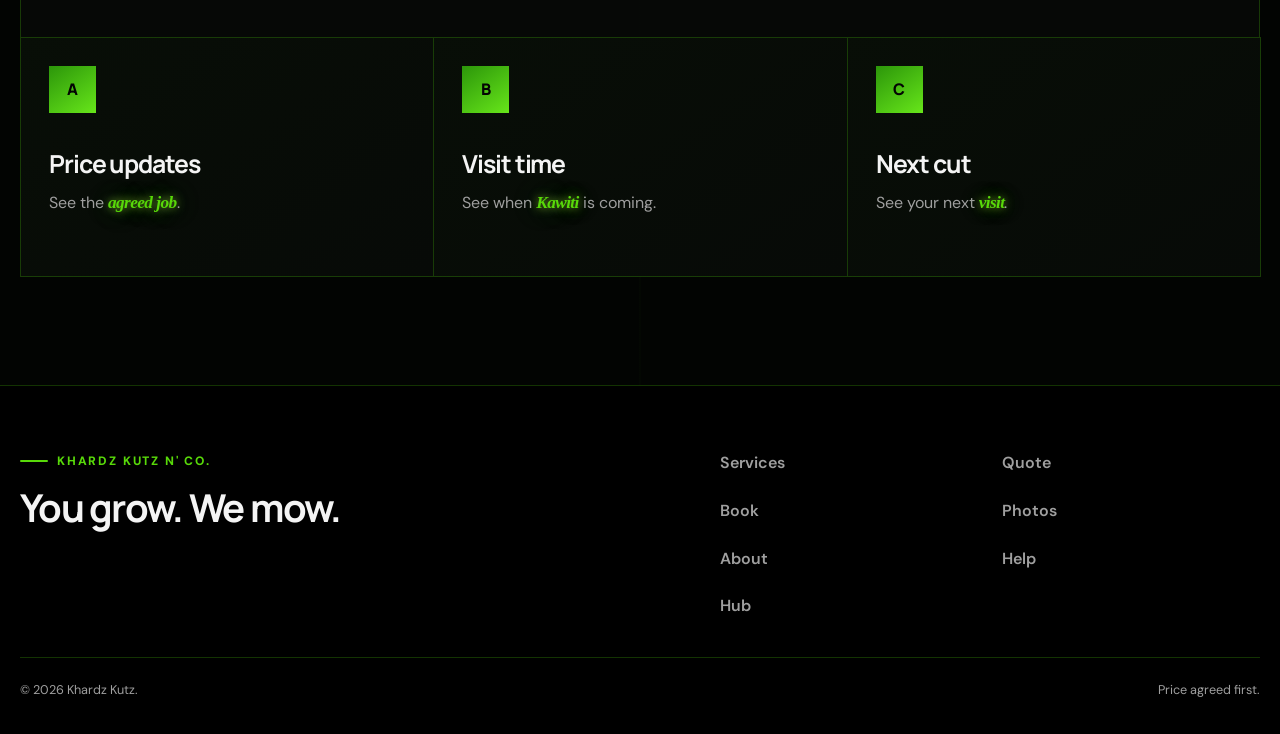
<file: hub.html>
<!DOCTYPE html>
<html lang="en">
<head>
  <meta charset="utf-8"><meta name="viewport" content="width=device-width, initial-scale=1, viewport-fit=cover"><meta name="theme-color" content="#07110b"><meta name="description" content="Kutz Hub — a device-local preview of your Khardz Kutz lawn request.">
  <title>Kutz Hub | Khardz Kutz n' Co.</title><link rel="icon" href="assets/favicon.svg" type="image/svg+xml"><link rel="stylesheet" href="assets/styles.css">
</head>
<body>
  <a class="skip-link" href="#main">Skip to content</a><div class="scroll-progress" id="scrollProgress"></div><div class="topline">You grow. We mow.</div>
  <header class="site-header"><div class="container"><nav class="nav-shell" aria-label="Main navigation"><a class="brand" href="index.html" aria-label="Khardz Kutz home"><img class="brand-logo" src="assets/khardz-logo.webp" alt="Khardz Cutz n' Co. — You grow it, we mow it"></a><div class="nav-links"><a data-nav href="index.html">Home</a><a data-nav href="services.html">Services</a><a data-nav href="quote.html">Quote</a><a data-nav href="results.html">Results</a><a data-nav href="about.html">About</a><a data-nav href="hub.html">Kutz Hub</a></div><div class="nav-actions"><button class="icon-button" id="themeButton" type="button" aria-label="Use light theme"><span class="theme-icon"></span></button><a class="button button-primary desktop-cta" href="booking.html">Book a cut</a><button class="menu-button" id="menuButton" type="button" aria-label="Open menu" aria-expanded="false" aria-controls="mobileMenu"><i></i><i></i><i></i></button></div></nav><div class="mobile-menu" id="mobileMenu"><a href="index.html">Home</a><a href="services.html">Services</a><a href="quote.html">Get a quote</a><a href="results.html">Results</a><a href="about.html">About</a><a href="hub.html">Kutz Hub</a><a href="booking.html">Book a cut</a></div></div></header>
  <main id="main">
    <section class="page-hero"><div class="container reveal"><div class="breadcrumb"><a href="index.html">Home</a><span>/</span><span>Hub</span></div><span class="eyebrow">Your saved job</span><h1>The <span class="word-glow">Kutz Hub.</span></h1><p class="lead">See your booking and job steps.</p></div></section>
    <section class="section section-topless" id="hubRoot"><div class="container grid hub-grid">
      <article class="card job-card reveal">
        <span class="eyebrow">Current job</span>
        <div class="hub-empty" id="emptyHub"><h3>No booking yet.</h3><p>Book first. Your job will show here.</p><a class="button button-primary" href="booking.html">Book now</a></div>
        <div id="loadedHub" hidden><h2 id="hubName" class="heading-selector">Your lawn</h2><p class="muted">Current stage: <strong class="accent" id="hubStatusLabel">Request saved</strong></p>
          <div class="meter-track"><div class="meter-fill is-empty" id="hubProgress"></div></div>
          <div class="job-meta"><div class="meta-tile"><span>Address</span><strong id="hubAddress">—</strong></div><div class="meta-tile"><span>Services</span><strong id="hubServices">—</strong></div><div class="meta-tile"><span>Day</span><strong id="hubDate">—</strong></div><div class="meta-tile"><span>Price</span><strong>Agree first</strong></div><div class="meta-tile"><span>Website photos</span><strong id="hubPhotos">No</strong></div></div>
        </div>
        <ol class="status-track" aria-label="Job progress">
          <li class="status-row"><span class="status-number">1</span><div><strong>Booking saved</strong><small>Details saved here</small></div><span class="status-pill">Waiting</span></li>
          <li class="status-row"><span class="status-number">2</span><div><strong>Price agreed</strong><small>Job and price set</small></div><span class="status-pill">Waiting</span></li>
          <li class="status-row"><span class="status-number">3</span><div><strong>Day set</strong><small>Visit booked</small></div><span class="status-pill">Waiting</span></li>
          <li class="status-row"><span class="status-number">4</span><div><strong>Cut done</strong><small>Lawn is tidy</small></div><span class="status-pill">Waiting</span></li>
        </ol>
      </article>
      <aside class="card hub-side reveal"><span class="eyebrow">Try it</span><h2 class="heading-compact">Move the job.</h2><p class="muted">See how the steps work.</p><div class="stack mt-22"><button class="button button-primary full" type="button" id="advanceStatus">Next step</button><button class="button button-secondary full" type="button" id="resetStatus">Start again</button><a class="button button-secondary full" href="booking.html">Edit booking</a></div><div class="notice mt-22">This is a demo. It does not message Kawiti.</div></aside>
    </div></section>
    <section class="section"><div class="container"><div class="section-heading reveal"><div><span class="eyebrow">More later</span><h2>Built to grow.</h2></div><p class="muted">Real updates can be added later.</p></div><div class="grid cards-3"><article class="card feature-card reveal"><span class="feature-icon">A</span><h3>Price updates</h3><p>See the agreed job.</p></article><article class="card feature-card reveal"><span class="feature-icon">B</span><h3>Visit time</h3><p>See when Kawiti is coming.</p></article><article class="card feature-card reveal"><span class="feature-icon">C</span><h3>Next cut</h3><p>See your next visit.</p></article></div></div></section>
  </main>
  <footer class="site-footer"><div class="container footer-main"><div><span class="eyebrow">Khardz Kutz n' Co.</span><h3>You grow. We mow.</h3></div><nav class="footer-nav" aria-label="Footer navigation"><a href="services.html">Services</a><a href="quote.html">Quote</a><a href="booking.html">Book</a><a href="results.html">Results</a><a href="about.html">About</a><a href="hub.html">Hub</a></nav></div><div class="container footer-bottom"><span>&copy; <span id="year"></span> Khardz Kutz.</span><span>Price agreed first.</span></div></footer>
  <div class="toast" id="toast" role="status" aria-live="polite"></div><script src="assets/app.js" defer></script>
</body></html>
</file>
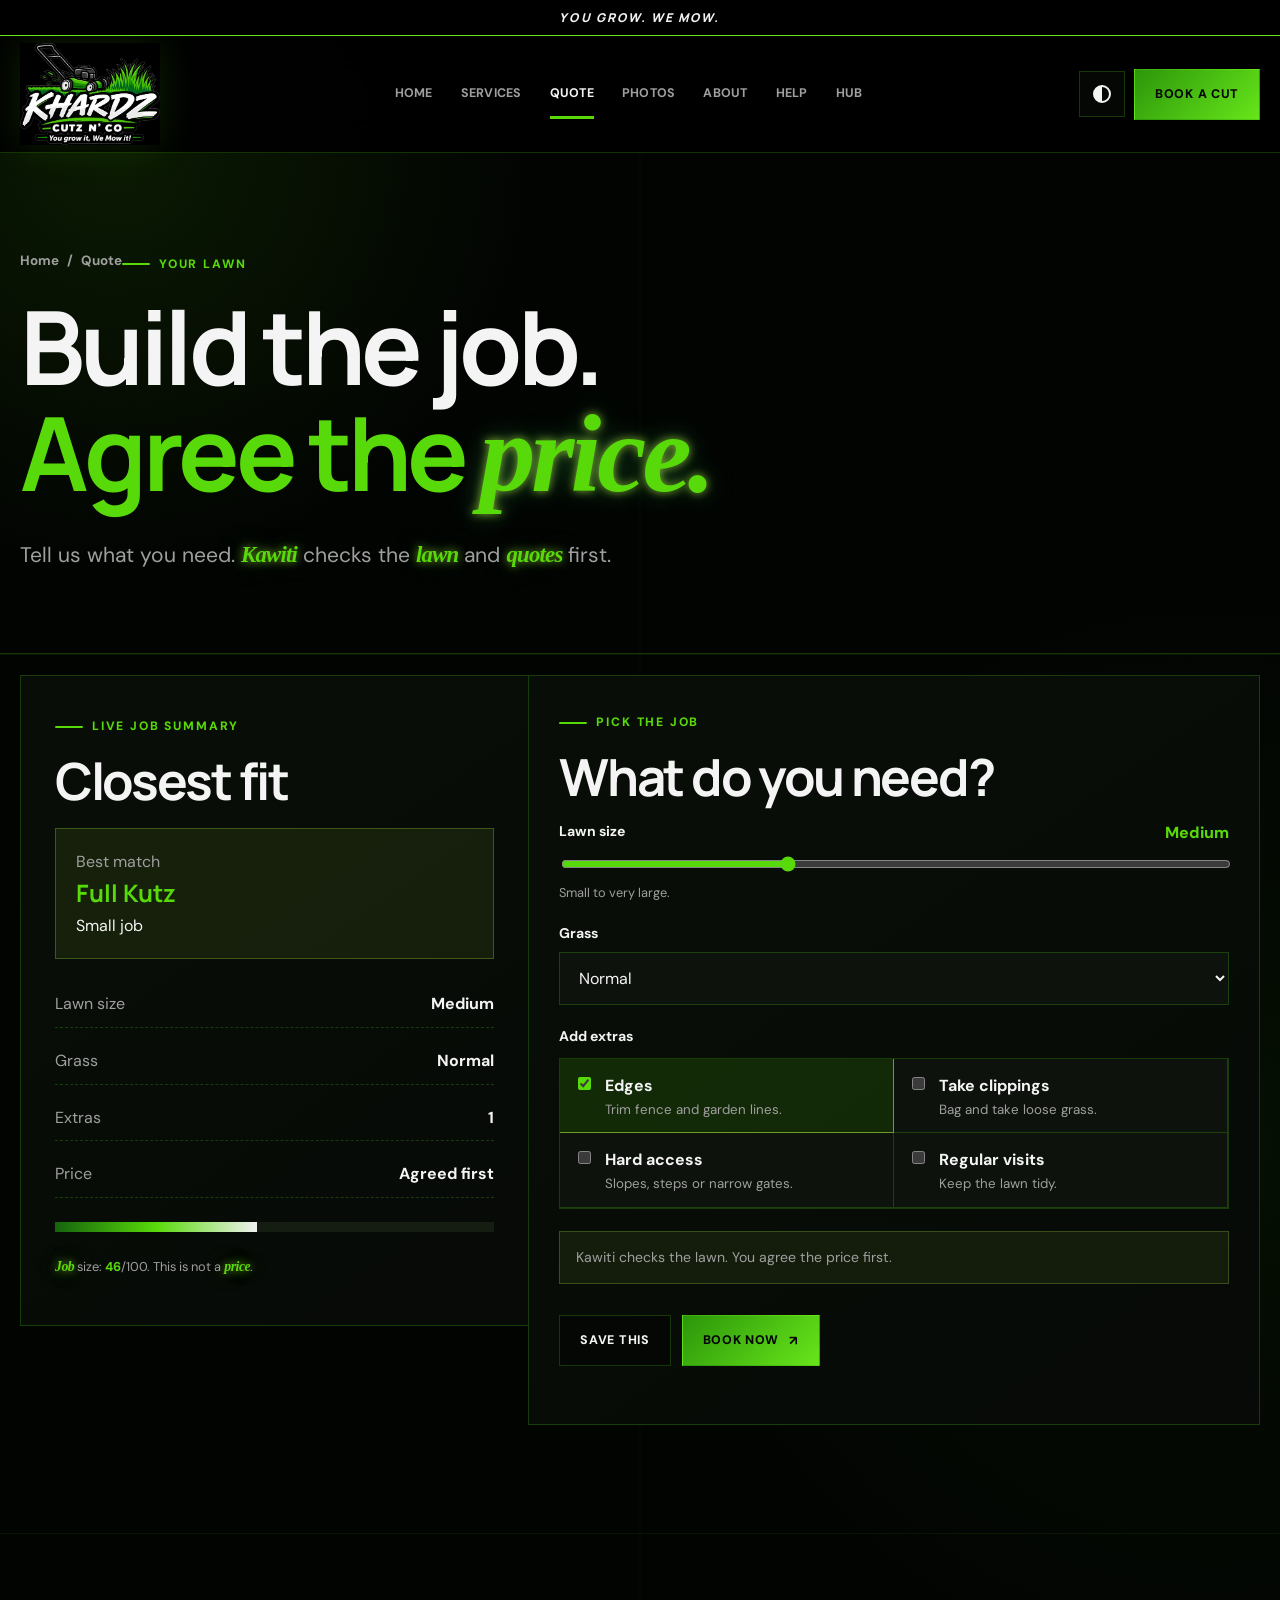
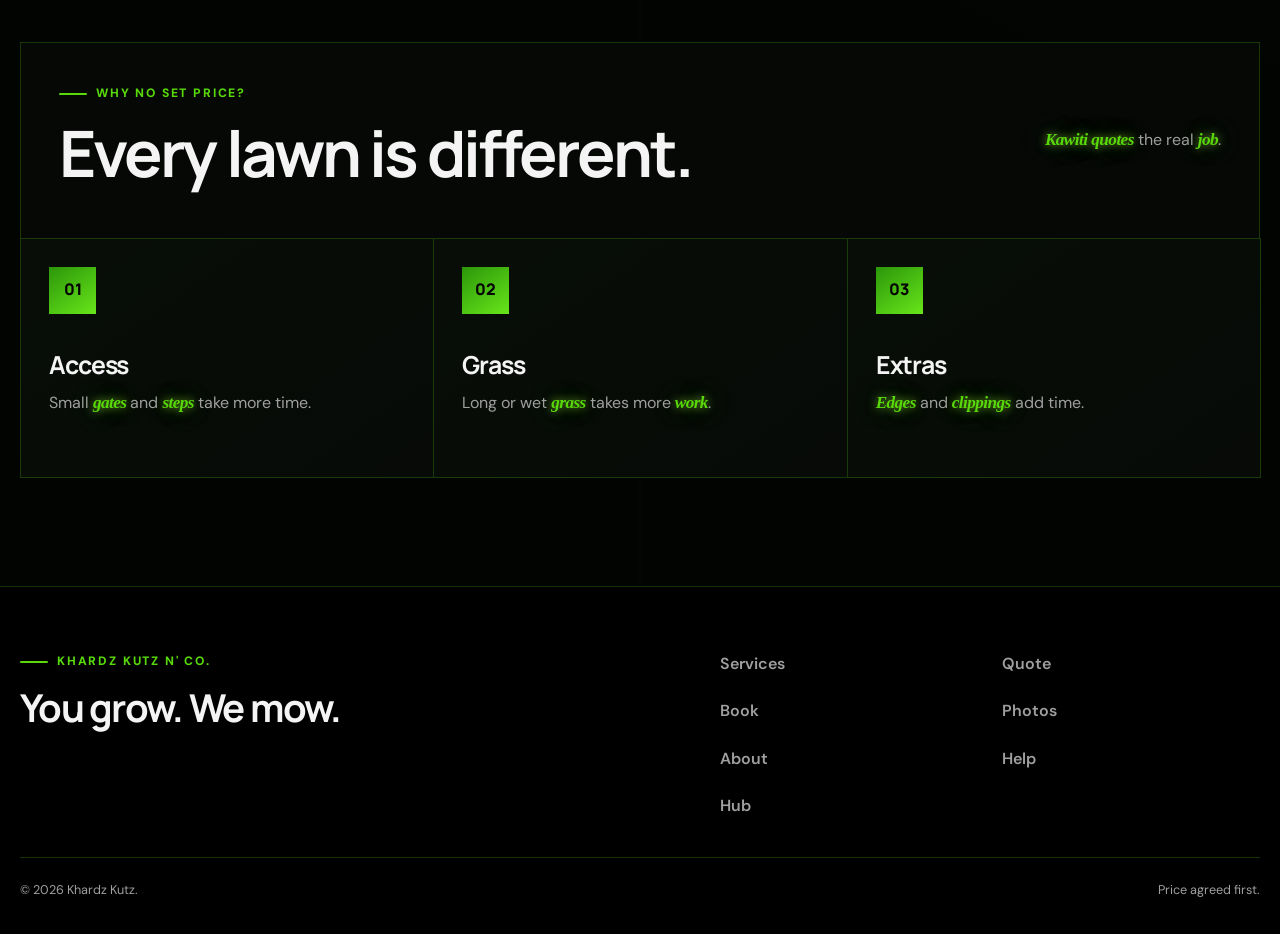
<file: quote.html>
<!DOCTYPE html>
<html lang="en">
<head>
  <meta charset="utf-8"><meta name="viewport" content="width=device-width, initial-scale=1, viewport-fit=cover"><meta name="theme-color" content="#07110b"><meta name="description" content="Build a detailed lawn job scope for a fair negotiated quote from Khardz Kutz n' Co.">
  <title>Build a Quote | Khardz Kutz n' Co.</title><link rel="icon" href="assets/favicon.svg" type="image/svg+xml"><link rel="stylesheet" href="assets/styles.css">
</head>
<body>
  <a class="skip-link" href="#main">Skip to content</a><div class="scroll-progress" id="scrollProgress"></div><div class="topline">You grow. We mow.</div>
  <header class="site-header"><div class="container"><nav class="nav-shell" aria-label="Main navigation"><a class="brand" href="index.html" aria-label="Khardz Kutz home"><img class="brand-logo" src="assets/khardz-logo.webp" alt="Khardz Cutz n' Co. — You grow it, we mow it"></a><div class="nav-links"><a data-nav href="index.html">Home</a><a data-nav href="services.html">Services</a><a data-nav href="quote.html">Quote</a><a data-nav href="results.html">Results</a><a data-nav href="about.html">About</a><a data-nav href="hub.html">Kutz Hub</a></div><div class="nav-actions"><button class="icon-button" id="themeButton" type="button" aria-label="Use light theme"><span class="theme-icon"></span></button><a class="button button-primary desktop-cta" href="booking.html">Book a cut</a><button class="menu-button" id="menuButton" type="button" aria-label="Open menu" aria-expanded="false" aria-controls="mobileMenu"><i></i><i></i><i></i></button></div></nav><div class="mobile-menu" id="mobileMenu"><a href="index.html">Home</a><a href="services.html">Services</a><a href="quote.html">Get a quote</a><a href="results.html">Results</a><a href="about.html">About</a><a href="hub.html">Kutz Hub</a><a href="booking.html">Book a cut</a></div></div></header>

  <main id="main">
    <section class="page-hero"><div class="container reveal"><div class="breadcrumb"><a href="index.html">Home</a><span>/</span><span>Quote</span></div><span class="eyebrow">Your lawn</span><h1>Build the job.<br><span class="accent">Agree the <span class="word-glow">price.</span></span></h1><p class="lead">Tell us what you need. Kawiti checks the lawn and quotes first.</p></div></section>

    <section class="section section-topless"><div class="container quote-layout" id="quoteBuilder">
      <aside class="card quote-summary reveal">
        <span class="eyebrow">Live job summary</span><h2 class="heading-compact">Closest fit</h2>
        <div class="recommendation"><span class="muted">Best match</span><strong id="recommendedPackage">Full Kutz</strong><span id="workloadTone">Medium job</span></div>
        <ul class="scope-list"><li><span>Lawn size</span><b id="summarySize">Medium</b></li><li><span>Grass</span><b id="summaryCondition">Normal</b></li><li><span>Extras</span><b id="summaryExtras">1</b></li><li><span>Price</span><b>Agreed first</b></li></ul>
        <div class="meter-track" aria-hidden="true"><div class="meter-fill" id="workloadFill"></div></div><p class="helper">Job size: <strong id="workloadScore" class="accent">42</strong>/100. This is not a price.</p>
      </aside>

      <section class="card form-card reveal">
        <span class="eyebrow">Pick the job</span><h2 class="heading-compact">What do you need?</h2>
        <div class="field"><div class="field-head"><label for="lawnSize">Lawn size</label><span class="field-value" id="sizeValue">Medium</span></div><input id="lawnSize" type="range" min="1" max="4" value="2" aria-describedby="sizeHelp"><span class="helper" id="sizeHelp">Small to very large.</span></div>
        <div class="field"><label for="grassCondition">Grass</label><select id="grassCondition"><option value="0">Normal</option><option value="16">A bit long</option><option value="34">Very long</option><option value="54">Jungle</option></select></div>
        <span class="field-label">Add extras</span>
        <div class="check-grid check-space-top">
          <label class="check-card"><input id="extraEdges" type="checkbox" value="Weedwhacking and edges" data-quote-extra data-weight="8" checked><span><strong>Edges</strong><small>Trim fence and garden lines.</small></span></label>
          <label class="check-card"><input type="checkbox" value="Clipping removal" data-quote-extra data-weight="10"><span><strong>Take clippings</strong><small>Bag and take loose grass.</small></span></label>
          <label class="check-card"><input type="checkbox" value="Steep or awkward access" data-quote-extra data-weight="14"><span><strong>Hard access</strong><small>Slopes, steps or narrow gates.</small></span></label>
          <label class="check-card"><input type="checkbox" value="Regular route" data-quote-extra data-weight="0"><span><strong>Regular visits</strong><small>Keep the lawn tidy.</small></span></label>
        </div>
        <div class="notice notice-spaced">Kawiti checks the lawn. You agree the price first.</div>
        <div class="hero-actions actions-no-bottom"><button class="button button-secondary" id="saveScope" type="button">Save this</button><a class="button button-primary button-arrow" href="booking.html">Book now</a></div>
      </section>
    </div></section>

    <section class="section"><div class="container"><div class="section-heading reveal"><div><span class="eyebrow">Why no set price?</span><h2>Every lawn is different.</h2></div><p class="muted">Kawiti quotes the real job.</p></div><div class="grid cards-3">
      <article class="card feature-card reveal"><span class="feature-icon">01</span><h3>Access</h3><p>Small gates and steps take more time.</p></article>
      <article class="card feature-card reveal"><span class="feature-icon">02</span><h3>Grass</h3><p>Long or wet grass takes more work.</p></article>
      <article class="card feature-card reveal"><span class="feature-icon">03</span><h3>Extras</h3><p>Edges and clippings add time.</p></article>
    </div></div></section>
  </main>

  <footer class="site-footer"><div class="container footer-main"><div><span class="eyebrow">Khardz Kutz n' Co.</span><h3>You grow. We mow.</h3></div><nav class="footer-nav" aria-label="Footer navigation"><a href="services.html">Services</a><a href="quote.html">Quote</a><a href="booking.html">Book</a><a href="results.html">Results</a><a href="about.html">About</a><a href="hub.html">Hub</a></nav></div><div class="container footer-bottom"><span>&copy; <span id="year"></span> Khardz Kutz.</span><span>Price agreed first.</span></div></footer>
  <div class="toast" id="toast" role="status" aria-live="polite"></div><script src="assets/app.js" defer></script>
</body></html>
</file>
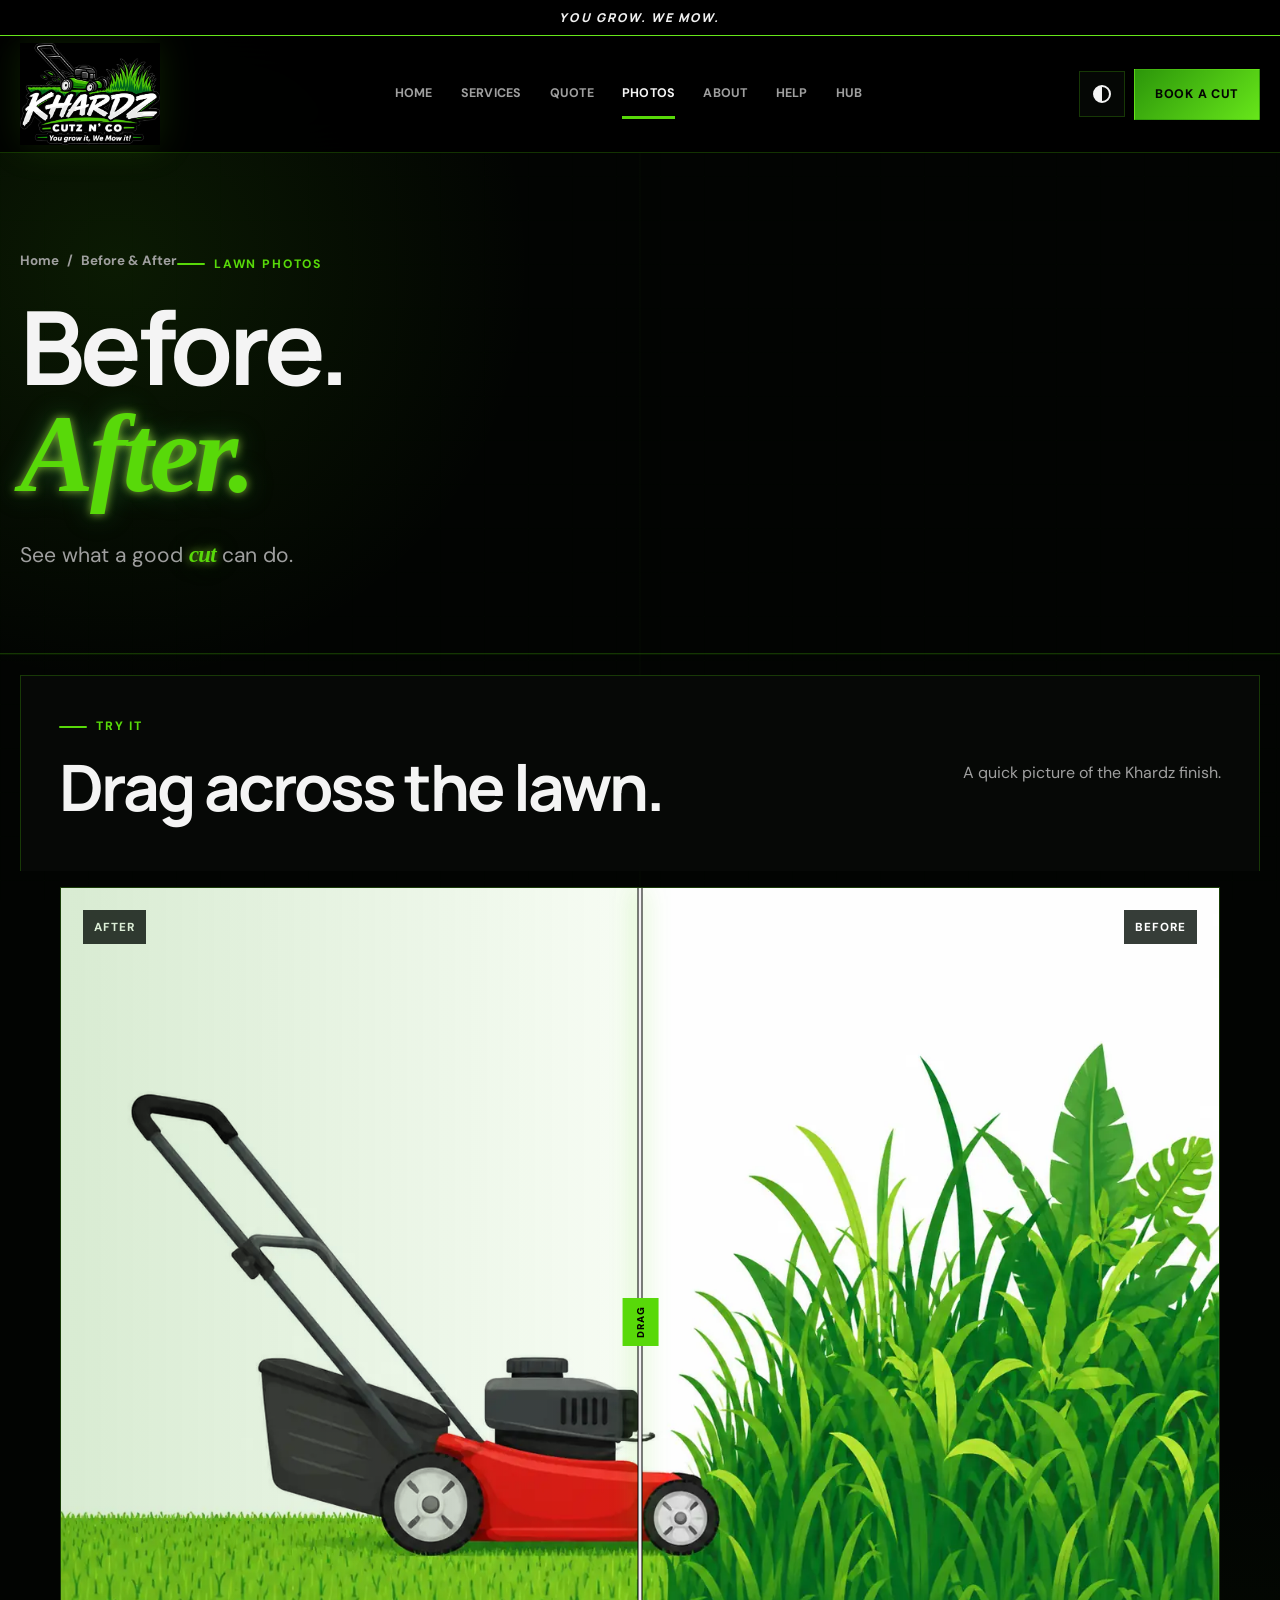
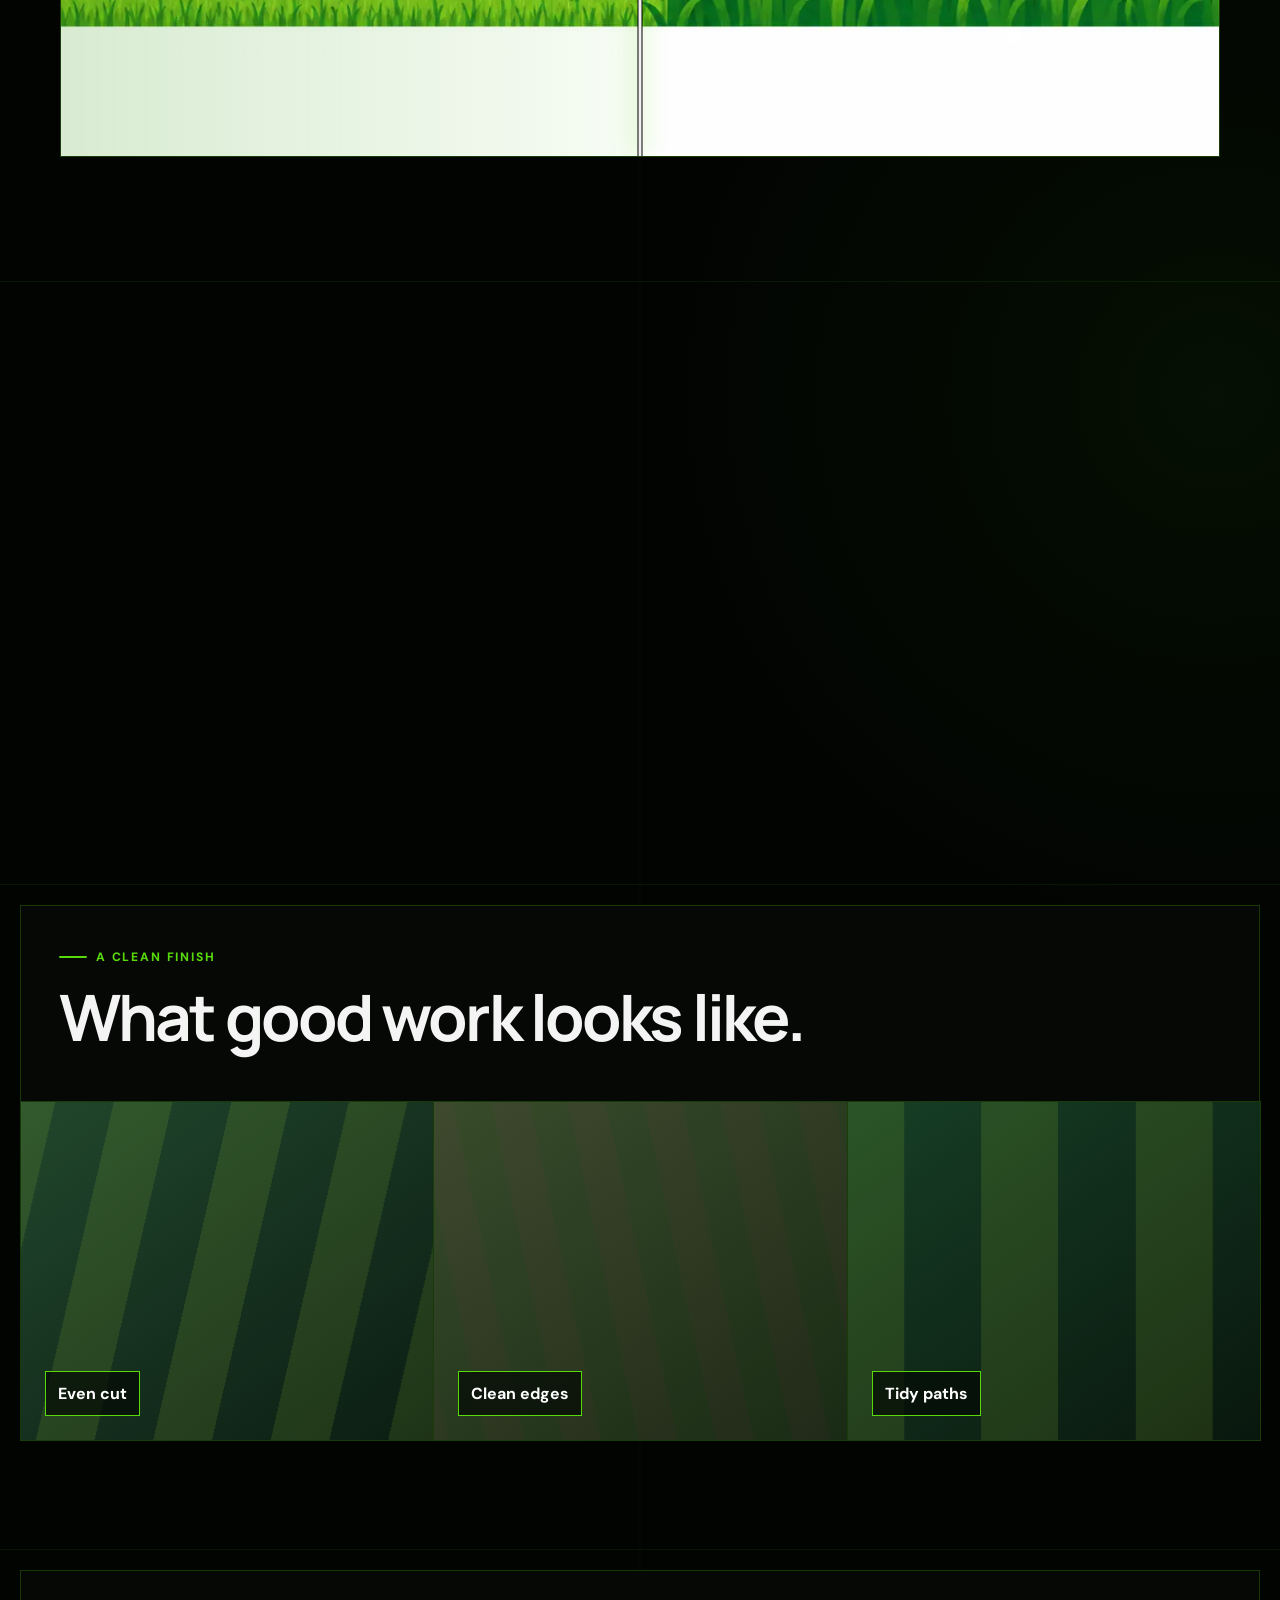
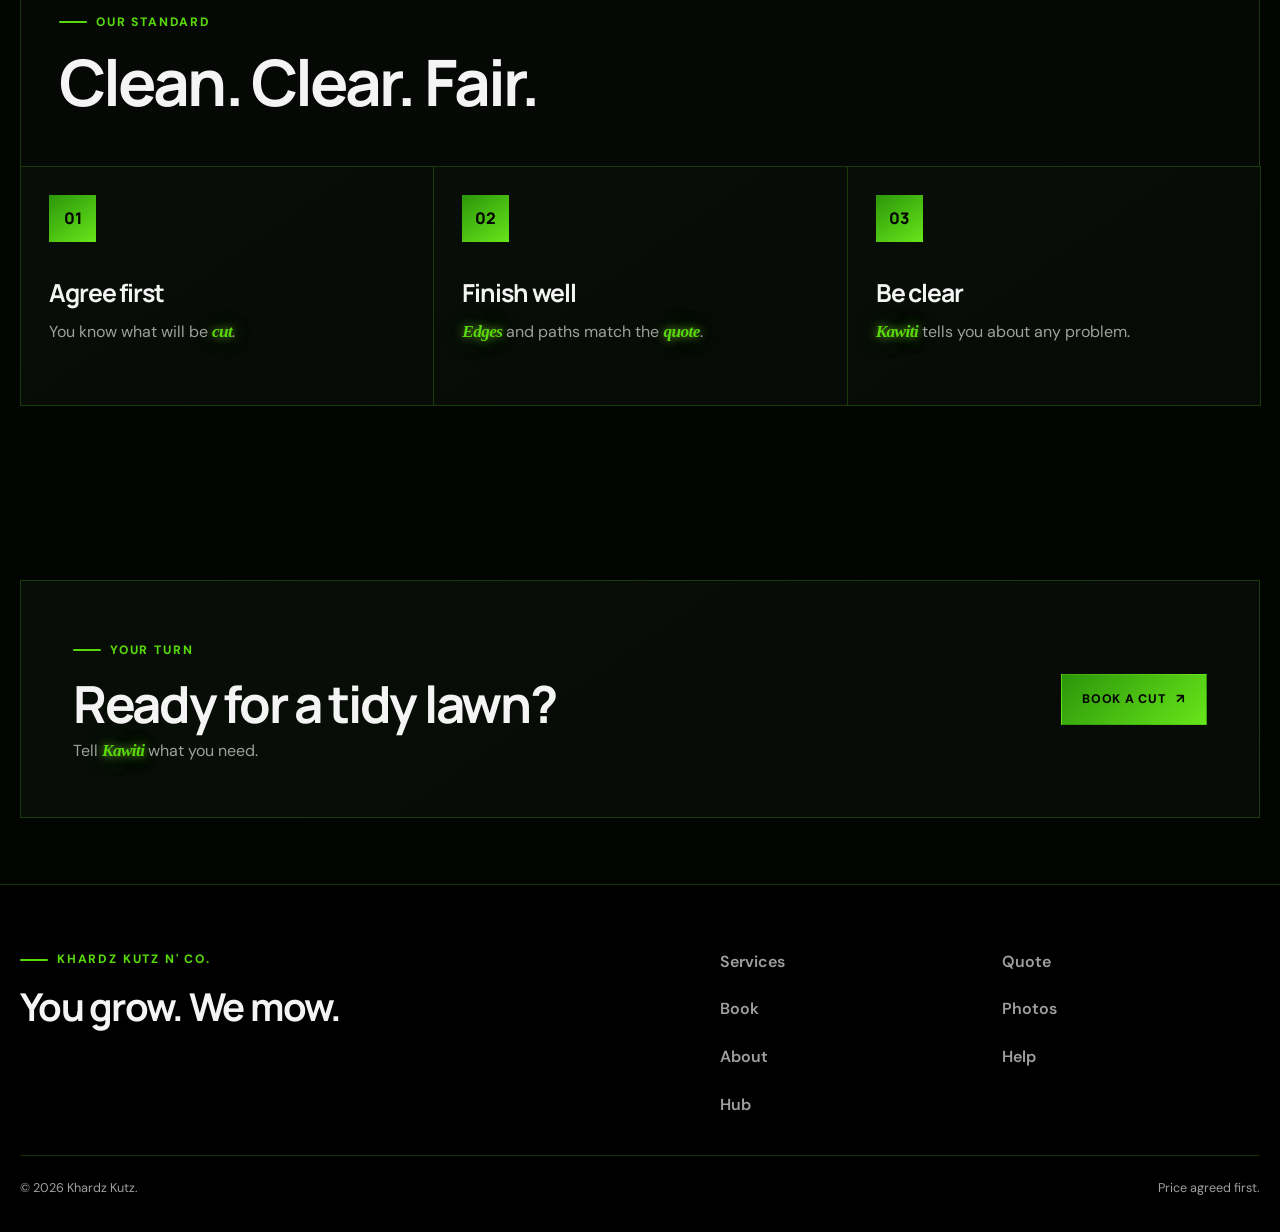
<file: results.html>
<!DOCTYPE html>
<html lang="en">
<head>
  <meta charset="utf-8"><meta name="viewport" content="width=device-width, initial-scale=1, viewport-fit=cover"><meta name="theme-color" content="#07110b"><meta name="description" content="See before and after lawn photos from Khardz Kutz n' Co.">
  <title>Before &amp; After | Khardz Kutz n' Co.</title><link rel="icon" href="assets/favicon.svg" type="image/svg+xml"><link rel="stylesheet" href="assets/styles.css">
</head>
<body>
  <a class="skip-link" href="#main">Skip to content</a><div class="scroll-progress" id="scrollProgress"></div><div class="topline">You grow. We mow.</div>
  <header class="site-header"><div class="container"><nav class="nav-shell" aria-label="Main navigation"><a class="brand" href="index.html" aria-label="Khardz Kutz home"><img class="brand-logo" src="assets/khardz-logo.webp" alt="Khardz Cutz n' Co. — You grow it, we mow it"></a><div class="nav-links"><a data-nav href="index.html">Home</a><a data-nav href="services.html">Services</a><a data-nav href="quote.html">Quote</a><a data-nav href="results.html">Results</a><a data-nav href="about.html">About</a><a data-nav href="hub.html">Kutz Hub</a></div><div class="nav-actions"><button class="icon-button" id="themeButton" type="button" aria-label="Use light theme"><span class="theme-icon"></span></button><a class="button button-primary desktop-cta" href="booking.html">Book a cut</a><button class="menu-button" id="menuButton" type="button" aria-label="Open menu" aria-expanded="false" aria-controls="mobileMenu"><i></i><i></i><i></i></button></div></nav><div class="mobile-menu" id="mobileMenu"><a href="index.html">Home</a><a href="services.html">Services</a><a href="quote.html">Get a quote</a><a href="results.html">Results</a><a href="about.html">About</a><a href="hub.html">Kutz Hub</a><a href="booking.html">Book a cut</a></div></div></header>
  <main id="main">
    <section class="page-hero"><div class="container reveal"><div class="breadcrumb"><a href="index.html">Home</a><span>/</span><span>Before &amp; After</span></div><span class="eyebrow">Lawn photos</span><h1>Before.<br><span class="word-glow">After.</span></h1><p class="lead">See what a good cut can do.</p></div></section>
    <section class="section section-topless"><div class="container"><div class="section-heading reveal"><div><span class="eyebrow">Try it</span><h2>Drag across the lawn.</h2></div><p class="muted">A quick picture of the Khardz finish.</p></div><figure class="card result-feature reveal" id="resultFeature"><img src="assets/lawnmower-before-after.webp" alt="Illustration showing freshly cut grass on the left, a red mower in the centre and tall overgrown grass on the right"><span class="result-wash" aria-hidden="true"></span><span class="result-divider" aria-hidden="true"></span><input class="result-control" id="resultRange" type="range" min="0" max="100" value="50" aria-label="Drag to scan between freshly cut and overgrown grass"><figcaption><span class="result-label after">After</span><span class="result-label before">Before</span></figcaption></figure></div></section>
    <section class="section"><div class="container"><div class="section-heading reveal"><div><span class="eyebrow">Photo wall</span><h2>Real lawns. Real results.</h2></div><p class="muted">Photos go here only when the customer says yes.</p></div><article class="card photo-empty reveal"><span class="photo-empty-mark" aria-hidden="true">+</span><div><h3>First lawn photos coming soon.</h3><p>No names. No addresses. Just the lawn.</p></div><a class="button button-secondary" href="booking.html">Give photo permission</a></article></div></section>
    <section class="section section-topless"><div class="container"><div class="section-heading reveal"><div><span class="eyebrow">A clean finish</span><h2>What good work looks like.</h2></div></div><div class="grid gallery-grid"><article class="card finish-card reveal"><span>Even cut</span></article><article class="card finish-card reveal"><span>Clean edges</span></article><article class="card finish-card reveal"><span>Tidy paths</span></article></div></div></section>
    <section class="section section-topless"><div class="container"><div class="section-heading reveal"><div><span class="eyebrow">Our standard</span><h2>Clean. Clear. Fair.</h2></div></div><div class="grid cards-3">
      <article class="card feature-card reveal"><span class="feature-icon">01</span><h3>Agree first</h3><p>You know what will be cut.</p></article><article class="card feature-card reveal"><span class="feature-icon">02</span><h3>Finish well</h3><p>Edges and paths match the quote.</p></article><article class="card feature-card reveal"><span class="feature-icon">03</span><h3>Be clear</h3><p>Kawiti tells you about any problem.</p></article>
    </div></div></section>
    <section class="section-tight"><div class="container card cta-band reveal"><div><span class="eyebrow">Your turn</span><h2>Ready for a tidy lawn?</h2><p class="muted">Tell Kawiti what you need.</p></div><a class="button button-primary button-arrow" href="booking.html">Book a cut</a></div></section>
  </main>
  <footer class="site-footer"><div class="container footer-main"><div><span class="eyebrow">Khardz Kutz n' Co.</span><h3>You grow. We mow.</h3></div><nav class="footer-nav" aria-label="Footer navigation"><a href="services.html">Services</a><a href="quote.html">Quote</a><a href="booking.html">Book</a><a href="results.html">Results</a><a href="about.html">About</a><a href="hub.html">Hub</a></nav></div><div class="container footer-bottom"><span>&copy; <span id="year"></span> Khardz Kutz.</span><span>Price agreed first.</span></div></footer>
  <div class="toast" id="toast" role="status" aria-live="polite"></div><script src="assets/app.js" defer></script>
</body></html>
</file>
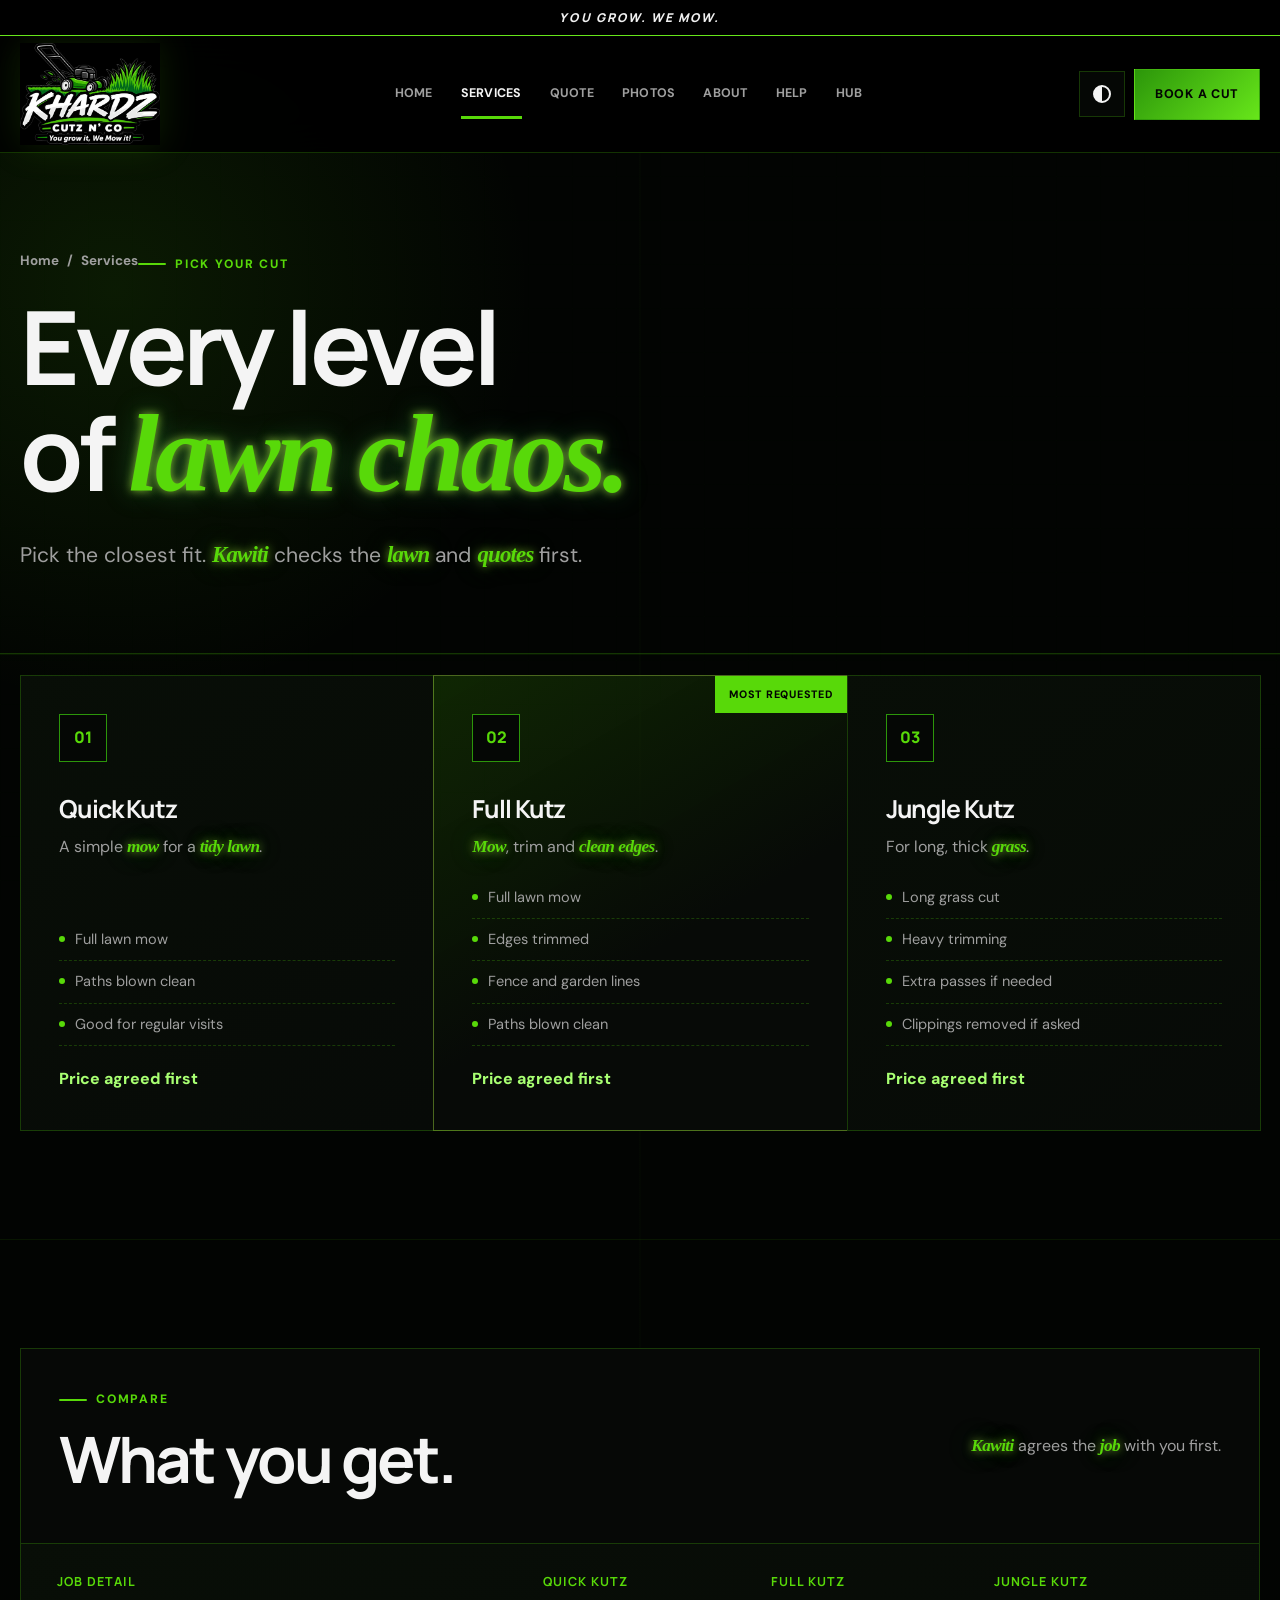
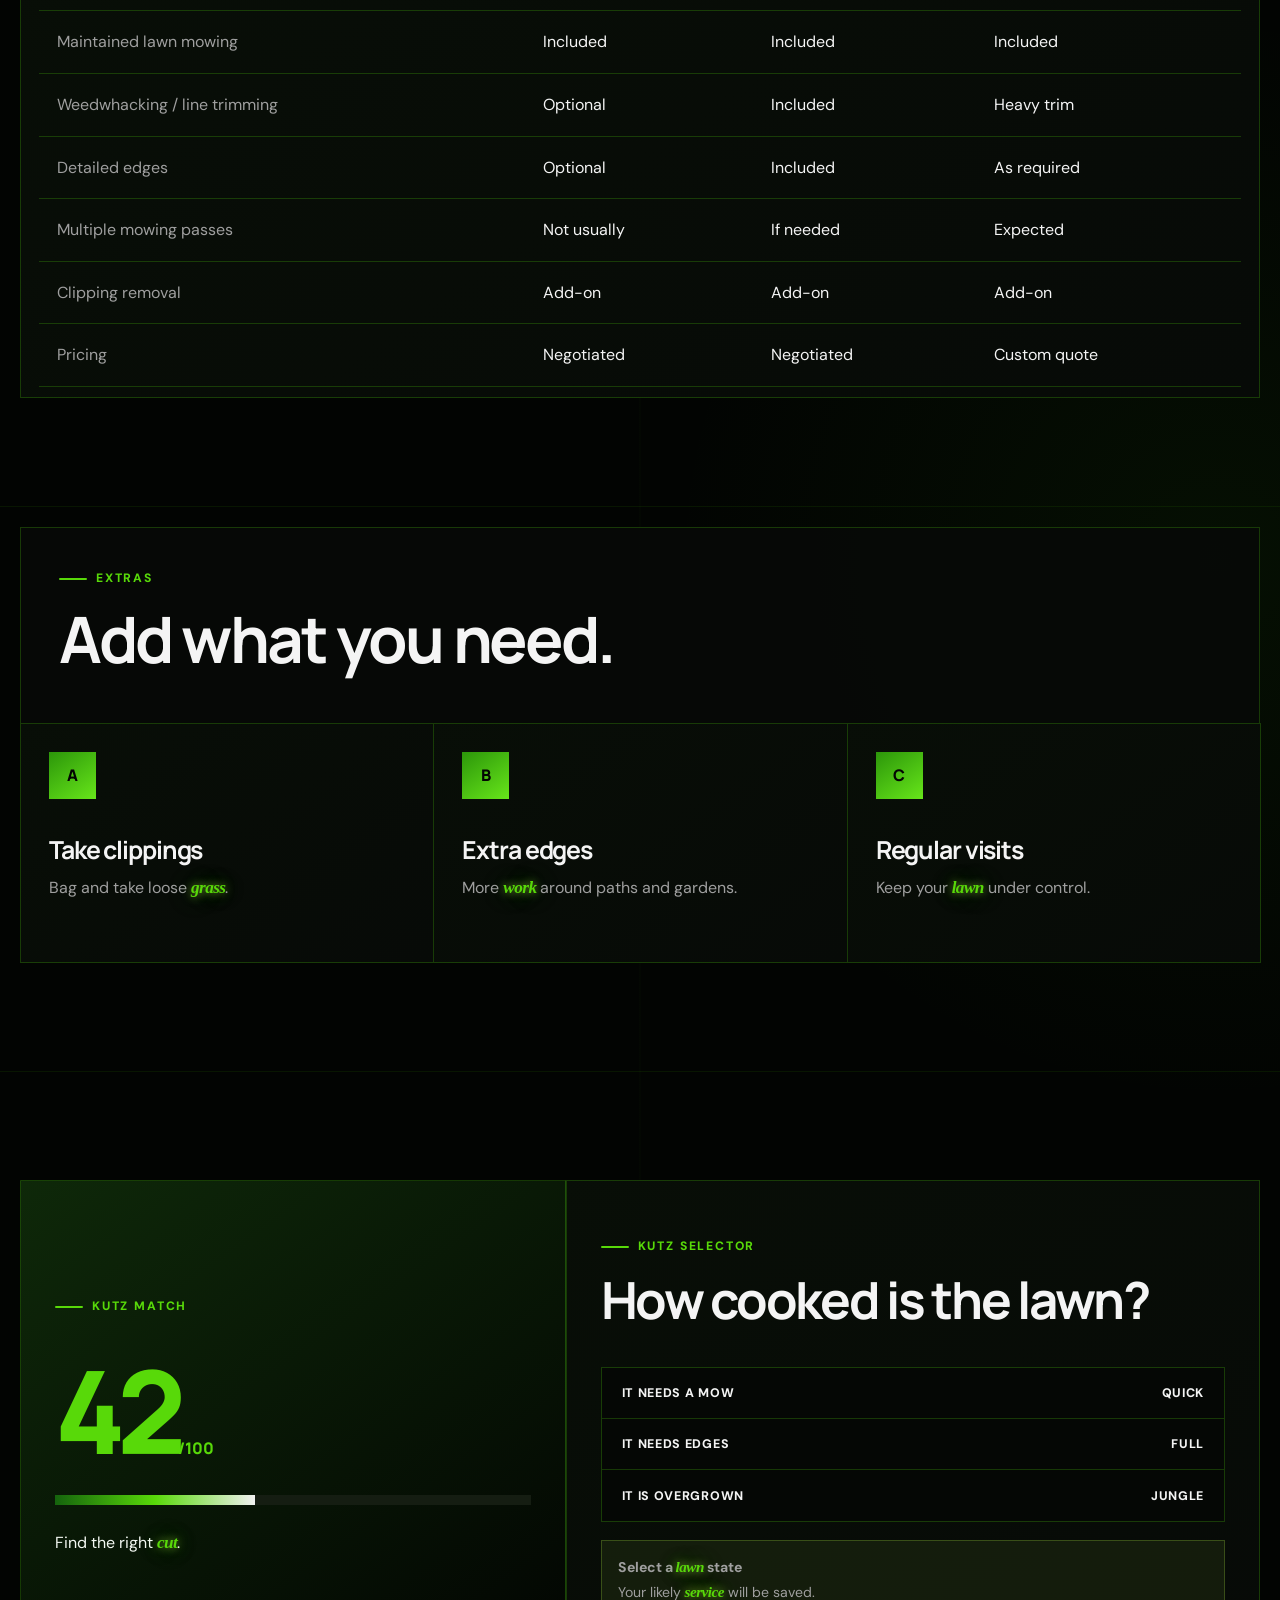
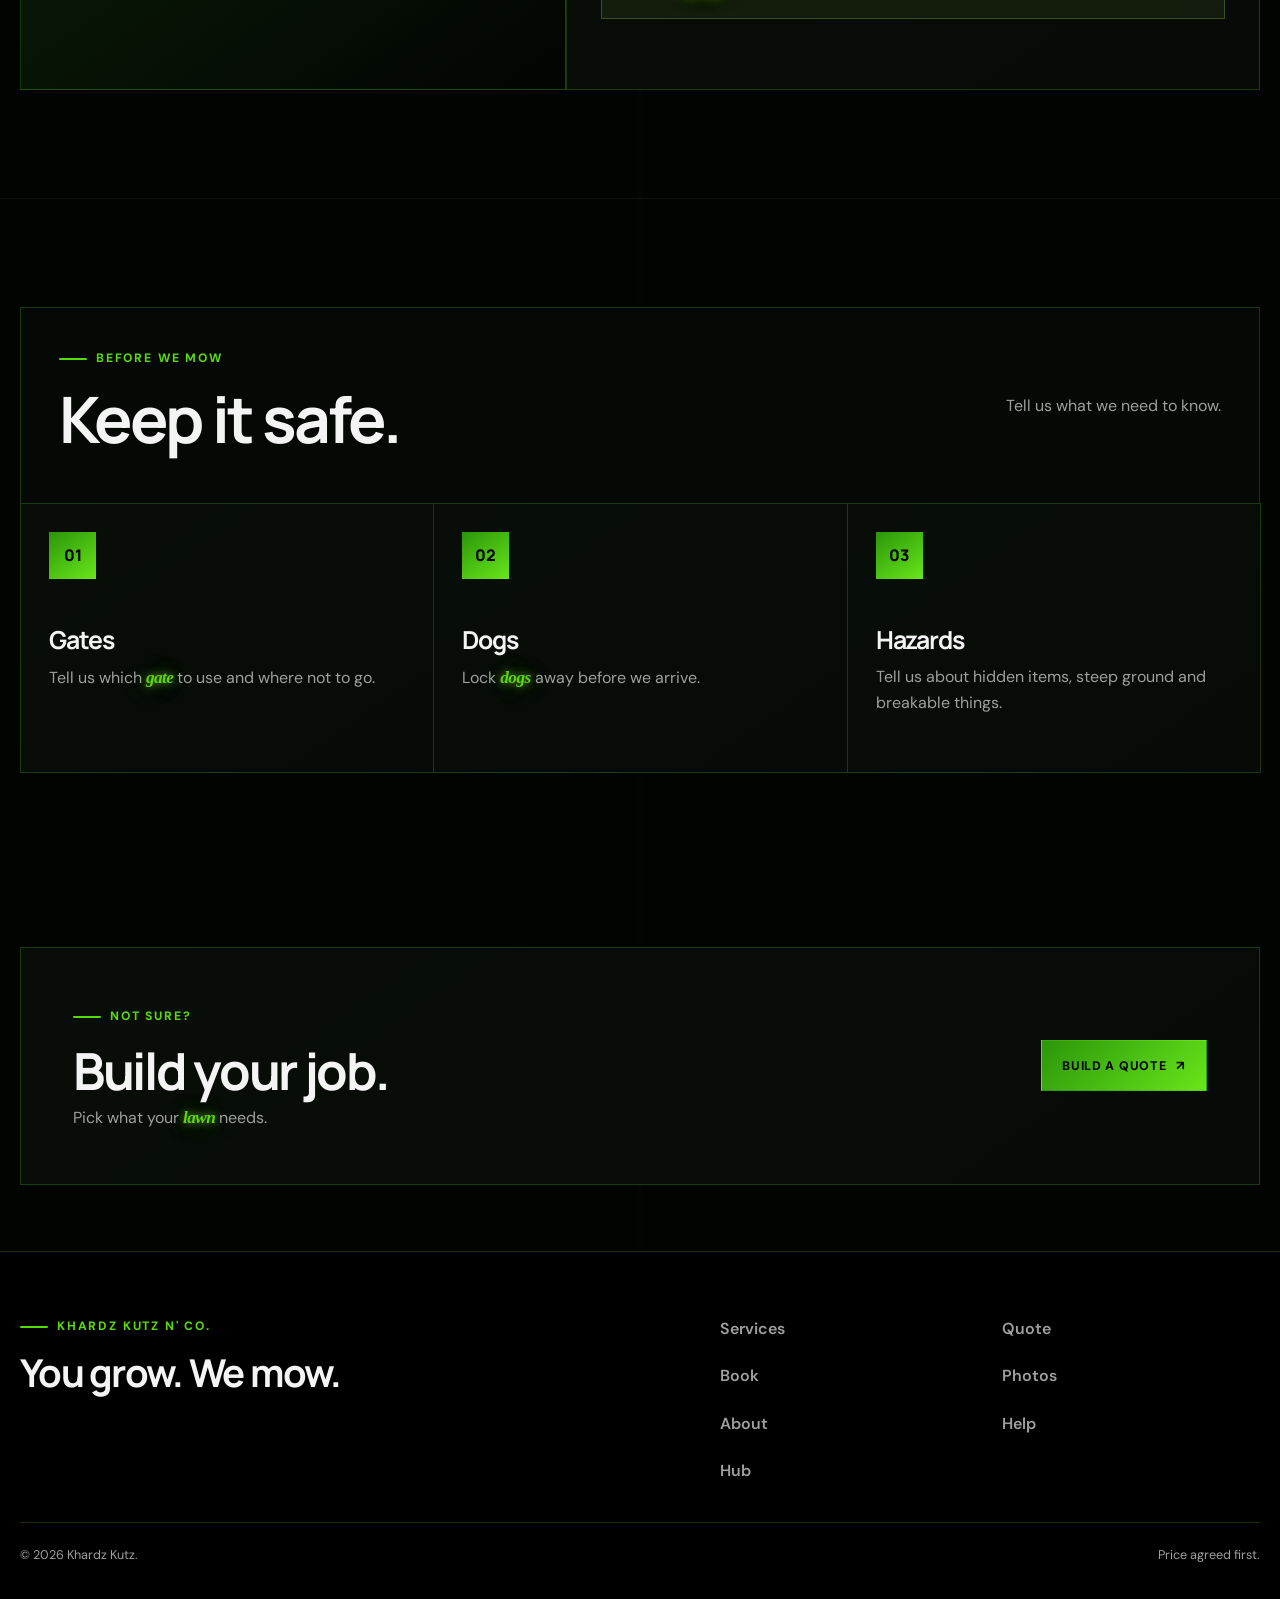
<file: services.html>
<!DOCTYPE html>
<html lang="en">
<head>
  <meta charset="utf-8"><meta name="viewport" content="width=device-width, initial-scale=1, viewport-fit=cover"><meta name="theme-color" content="#07110b">
  <meta name="description" content="Explore Quick Kutz, Full Kutz, Jungle Kutz and optional lawn-care extras from Khardz Kutz n' Co.">
  <title>Services | Khardz Kutz n' Co.</title><link rel="icon" href="assets/favicon.svg" type="image/svg+xml"><link rel="stylesheet" href="assets/styles.css">
</head>
<body>
  <a class="skip-link" href="#main">Skip to content</a><div class="scroll-progress" id="scrollProgress"></div><div class="topline">You grow. We mow.</div>
  <header class="site-header"><div class="container"><nav class="nav-shell" aria-label="Main navigation">
    <a class="brand" href="index.html" aria-label="Khardz Kutz home"><img class="brand-logo" src="assets/khardz-logo.webp" alt="Khardz Cutz n' Co. — You grow it, we mow it"></a>
    <div class="nav-links"><a data-nav href="index.html">Home</a><a data-nav href="services.html">Services</a><a data-nav href="quote.html">Quote</a><a data-nav href="results.html">Results</a><a data-nav href="about.html">About</a><a data-nav href="hub.html">Kutz Hub</a></div>
    <div class="nav-actions"><button class="icon-button" id="themeButton" type="button" aria-label="Use light theme"><span class="theme-icon" aria-hidden="true"></span></button><a class="button button-primary desktop-cta" href="booking.html">Book a cut</a><button class="menu-button" id="menuButton" type="button" aria-label="Open menu" aria-expanded="false" aria-controls="mobileMenu"><i></i><i></i><i></i></button></div>
  </nav><div class="mobile-menu" id="mobileMenu"><a href="index.html">Home</a><a href="services.html">Services</a><a href="quote.html">Get a quote</a><a href="results.html">Results</a><a href="about.html">About</a><a href="hub.html">Kutz Hub</a><a href="booking.html">Book a cut</a></div></div></header>

  <main id="main">
    <section class="page-hero"><div class="container reveal"><div class="breadcrumb"><a href="index.html">Home</a><span>/</span><span>Services</span></div><span class="eyebrow">Pick your cut</span><h1>Every level<br>of <span class="word-glow">lawn chaos.</span></h1><p class="lead">Pick the closest fit. Kawiti checks the lawn and quotes first.</p></div></section>

    <section class="section section-topless"><div class="container"><div class="grid cards-3">
      <article class="card service-card reveal"><span class="service-number">01</span><h3>Quick Kutz</h3><p>A simple mow for a tidy lawn.</p><ul class="service-list"><li>Full lawn mow</li><li>Paths blown clean</li><li>Good for regular visits</li></ul><span class="service-foot">Price agreed first</span></article>
      <article class="card service-card featured reveal"><span class="service-number">02</span><h3>Full Kutz</h3><p>Mow, trim and clean edges.</p><ul class="service-list"><li>Full lawn mow</li><li>Edges trimmed</li><li>Fence and garden lines</li><li>Paths blown clean</li></ul><span class="service-foot">Price agreed first</span></article>
      <article class="card service-card reveal"><span class="service-number">03</span><h3>Jungle Kutz</h3><p>For long, thick grass.</p><ul class="service-list"><li>Long grass cut</li><li>Heavy trimming</li><li>Extra passes if needed</li><li>Clippings removed if asked</li></ul><span class="service-foot">Price agreed first</span></article>
    </div></div></section>

    <section class="section"><div class="container"><div class="section-heading reveal"><div><span class="eyebrow">Compare</span><h2>What you get.</h2></div><p class="muted">Kawiti agrees the job with you first.</p></div>
      <div class="card table-shell reveal"><table class="compare-table"><thead><tr><th>Job detail</th><th>Quick Kutz</th><th>Full Kutz</th><th>Jungle Kutz</th></tr></thead><tbody>
        <tr><td>Maintained lawn mowing</td><td>Included</td><td>Included</td><td>Included</td></tr><tr><td>Weedwhacking / line trimming</td><td>Optional</td><td>Included</td><td>Heavy trim</td></tr><tr><td>Detailed edges</td><td>Optional</td><td>Included</td><td>As required</td></tr><tr><td>Multiple mowing passes</td><td>Not usually</td><td>If needed</td><td>Expected</td></tr><tr><td>Clipping removal</td><td>Add-on</td><td>Add-on</td><td>Add-on</td></tr><tr><td>Pricing</td><td>Negotiated</td><td>Negotiated</td><td>Custom quote</td></tr>
      </tbody></table></div>
    </div></section>

    <section class="section section-topless"><div class="container"><div class="section-heading reveal"><div><span class="eyebrow">Extras</span><h2>Add what you need.</h2></div></div><div class="grid cards-3">
      <article class="card feature-card reveal"><span class="feature-icon">A</span><h3>Take clippings</h3><p>Bag and take loose grass.</p></article>
      <article class="card feature-card reveal"><span class="feature-icon">B</span><h3>Extra edges</h3><p>More work around paths and gardens.</p></article>
      <article class="card feature-card reveal"><span class="feature-icon">C</span><h3>Regular visits</h3><p>Keep your lawn under control.</p></article>
    </div></div></section>

    <section class="section"><div class="container interactive-band">
      <article class="card meter-panel reveal"><span class="eyebrow">Kutz match</span><div class="meter-score"><span id="chaosScore">42</span><small class="meter-denominator">/100</small></div><div class="meter-track"><div class="meter-fill" id="chaosFill"></div></div><p>Find the right cut.</p></article>
      <article class="card selector-panel reveal"><span class="eyebrow">Kutz Selector</span><h2 class="heading-selector">How cooked is the lawn?</h2><div class="choice-row">
        <button class="button button-secondary selector-button" type="button" data-chaos="28" data-package="Quick Kutz" data-copy="A simple mow." aria-pressed="false">It needs a mow <span>Quick</span></button>
        <button class="button button-secondary selector-button" type="button" data-chaos="58" data-package="Full Kutz" data-copy="Mow and edges." aria-pressed="false">It needs edges <span>Full</span></button>
        <button class="button button-secondary selector-button" type="button" data-chaos="91" data-package="Jungle Kutz" data-copy="Long, thick grass." aria-pressed="false">It is overgrown <span>Jungle</span></button>
      </div><p class="notice mt-18" id="chaosResult"><strong>Select a lawn state</strong><span class="block">Your likely service will be saved.</span></p></article>
    </div></section>

    <section class="section"><div class="container"><div class="section-heading reveal"><div><span class="eyebrow">Before we mow</span><h2>Keep it safe.</h2></div><p class="muted">Tell us what we need to know.</p></div><div class="grid policy-grid">
      <article class="card policy-card reveal"><span class="feature-icon">01</span><h3>Gates</h3><p class="muted">Tell us which gate to use and where not to go.</p></article>
      <article class="card policy-card reveal"><span class="feature-icon">02</span><h3>Dogs</h3><p class="muted">Lock dogs away before we arrive.</p></article>
      <article class="card policy-card reveal"><span class="feature-icon">03</span><h3>Hazards</h3><p class="muted">Tell us about hidden items, steep ground and breakable things.</p></article>
    </div></div></section>

    <section class="section-tight"><div class="container card cta-band reveal"><div><span class="eyebrow">Not sure?</span><h2>Build your job.</h2><p class="muted">Pick what your lawn needs.</p></div><a class="button button-primary button-arrow" href="quote.html">Build a quote</a></div></section>
  </main>

  <footer class="site-footer"><div class="container footer-main"><div><span class="eyebrow">Khardz Kutz n' Co.</span><h3>You grow. We mow.</h3></div><nav class="footer-nav" aria-label="Footer navigation"><a href="services.html">Services</a><a href="quote.html">Quote</a><a href="booking.html">Book</a><a href="results.html">Results</a><a href="about.html">About</a><a href="hub.html">Hub</a></nav></div><div class="container footer-bottom"><span>&copy; <span id="year"></span> Khardz Kutz.</span><span>Price agreed first.</span></div></footer>
  <div class="toast" id="toast" role="status" aria-live="polite"></div><script src="assets/app.js" defer></script>
</body></html>
</file>
<file: assets/styles.css>
@import url('https://fonts.googleapis.com/css2?family=DM+Sans:wght@400;500;600;700&family=Manrope:wght@600;700;800&display=swap');

:root {
  color-scheme: dark;
  --bg: #07110b;
  --bg-deep: #030906;
  --surface: #0d1a12;
  --surface-2: #12231a;
  --surface-3: #183022;
  --paper: #f2f1e8;
  --ink: #0b1710;
  --text: #f4f7f2;
  --muted: #9eaea3;
  --line: rgba(238, 247, 240, 0.11);
  --lime: #b9ff45;
  --lime-soft: #ddff9c;
  --green: #49d66d;
  --yellow: #f7d768;
  --danger: #ff8876;
  --shadow: 0 28px 90px rgba(0, 0, 0, 0.34);
  --shadow-soft: 0 16px 50px rgba(0, 0, 0, 0.2);
  --radius-xl: 34px;
  --radius-lg: 24px;
  --radius-md: 16px;
  --max: 1240px;
}

[data-theme="light"] {
  color-scheme: light;
  --bg: #edf0e8;
  --bg-deep: #e0e6dc;
  --surface: #fbfcf8;
  --surface-2: #f1f4ec;
  --surface-3: #e7eee2;
  --text: #102017;
  --muted: #617066;
  --line: rgba(16, 32, 23, 0.12);
  --shadow: 0 28px 80px rgba(38, 63, 45, 0.13);
  --shadow-soft: 0 14px 42px rgba(38, 63, 45, 0.1);
}

* { box-sizing: border-box; }
html { scroll-behavior: smooth; }
body {
  margin: 0;
  min-width: 320px;
  background:
    radial-gradient(circle at 10% 6%, rgba(185, 255, 69, 0.09), transparent 26rem),
    radial-gradient(circle at 88% 34%, rgba(73, 214, 109, 0.06), transparent 30rem),
    var(--bg);
  color: var(--text);
  font-family: "DM Sans", system-ui, sans-serif;
  line-height: 1.6;
  overflow-x: hidden;
  transition: background-color 220ms ease, color 220ms ease;
}

body::before {
  content: "";
  position: fixed;
  inset: 0;
  z-index: -1;
  pointer-events: none;
  background-image: radial-gradient(rgba(255, 255, 255, 0.12) 0.7px, transparent 0.7px);
  background-size: 15px 15px;
  opacity: 0.06;
}

img { display: block; max-width: 100%; }
a { color: inherit; text-decoration: none; }
button, input, select, textarea { font: inherit; }
button { color: inherit; }
::selection { background: var(--lime); color: var(--ink); }
:focus-visible { outline: 3px solid var(--lime); outline-offset: 3px; }

.skip-link {
  position: fixed;
  z-index: 1000;
  left: 16px;
  top: 12px;
  padding: 10px 14px;
  border-radius: 10px;
  background: var(--lime);
  color: var(--ink);
  font-weight: 800;
  transform: translateY(-150%);
  transition: transform 160ms ease;
}
.skip-link:focus { transform: none; }

.container { width: min(calc(100% - 40px), var(--max)); margin-inline: auto; }
.section { padding: 108px 0; }
.section-tight { padding: 66px 0; }
.section-topless { padding-top: 20px; }
.grid { display: grid; gap: 20px; }
.muted { color: var(--muted); }
.accent { color: var(--lime); }
.word-glow {
  display: inline-block;
  color: var(--lime);
  font-family: Georgia, "Times New Roman", serif;
  font-size: 1.08em;
  font-style: italic;
  font-weight: 700;
  letter-spacing: -0.035em;
  text-shadow: 0 0 10px rgba(185, 255, 69, 0.68), 0 0 28px rgba(73, 214, 109, 0.34);
}
[data-theme="light"] .word-glow { color: #2f9700; text-shadow: 0 0 10px rgba(75, 189, 9, 0.24); }
.center { text-align: center; }
.stack { display: grid; gap: 16px; }
.full { width: 100%; }
.block { display: block; }
.mt-18 { margin-top: 18px; }
.mt-22 { margin-top: 22px; }
.mt-26 { margin-top: 26px; }
.heading-compact { font-size: clamp(2rem, 4vw, 3.2rem); }
.heading-selector { font-size: clamp(2rem, 4vw, 3.5rem); }
.heading-profile { font-size: clamp(2.6rem, 6vw, 4.5rem); }
.heading-story { font-size: clamp(2.4rem, 5vw, 4.1rem); }
.meter-denominator { font-size: 1rem; letter-spacing: 0; }
.center-lead { margin-inline: auto; }
.center-actions { justify-content: center; }
.actions-no-bottom { margin-bottom: 0; }
.check-space { margin: 10px 0 24px; }
.check-space-tight { margin: 10px 0 22px; }
.check-space-top { margin-top: 9px; }
.location-helper { margin: 10px 0 0; }
.notice-spaced { margin: 22px 0; }
.error-shell { max-width: 760px; margin: auto; }
.error-title { font-size: clamp(4rem, 13vw, 8rem); }

h1, h2, h3, h4, p { margin-top: 0; }
h1, h2, h3, h4 {
  font-family: "Manrope", "DM Sans", sans-serif;
  line-height: 1.02;
  letter-spacing: -0.045em;
}
h1 { font-size: clamp(3.7rem, 8vw, 7.7rem); margin-bottom: 26px; }
h2 { font-size: clamp(2.35rem, 5vw, 4.65rem); margin-bottom: 18px; }
h3 { font-size: clamp(1.25rem, 2vw, 1.55rem); margin-bottom: 12px; }
.lead { max-width: 720px; font-size: clamp(1.08rem, 2vw, 1.32rem); color: var(--muted); }
.eyebrow {
  display: inline-flex;
  align-items: center;
  gap: 9px;
  margin-bottom: 17px;
  color: var(--lime);
  font-size: 0.76rem;
  font-weight: 800;
  letter-spacing: 0.15em;
  text-transform: uppercase;
}
.eyebrow::before { content: ""; width: 28px; height: 2px; border-radius: 9px; background: currentColor; }
.kicker { color: var(--lime-soft); font-family: "Manrope", sans-serif; font-weight: 800; letter-spacing: -0.02em; }

.topline {
  position: relative;
  z-index: 92;
  padding: 8px 20px;
  background: var(--lime);
  color: var(--ink);
  text-align: center;
  font-family: "Manrope", sans-serif;
  font-size: 0.76rem;
  font-weight: 800;
  letter-spacing: 0.13em;
  text-transform: uppercase;
}
.scroll-progress {
  position: fixed;
  z-index: 200;
  top: 0;
  left: 0;
  width: 0;
  height: 3px;
  background: linear-gradient(90deg, var(--green), var(--lime));
}
.site-header {
  position: sticky;
  top: 0;
  z-index: 90;
  border-bottom: 1px solid var(--line);
  background: color-mix(in srgb, var(--bg) 82%, transparent);
  backdrop-filter: blur(20px) saturate(150%);
}
.nav-shell { min-height: 78px; display: flex; align-items: center; justify-content: space-between; gap: 22px; }
.brand { display: inline-flex; align-items: center; gap: 12px; min-width: max-content; }
.brand-mark {
  width: 44px;
  height: 44px;
  display: grid;
  place-items: center;
  border-radius: 14px;
  background: var(--lime);
  color: var(--ink);
  font-family: "Manrope", sans-serif;
  font-weight: 900;
  letter-spacing: -0.08em;
  box-shadow: 0 11px 30px rgba(185, 255, 69, 0.14);
}
.brand-copy { font-family: "Manrope", sans-serif; font-weight: 800; line-height: 1.05; letter-spacing: -0.035em; }
.brand-copy small { display: block; margin-top: 5px; color: var(--muted); font-family: "DM Sans", sans-serif; font-size: 0.58rem; letter-spacing: 0.12em; text-transform: uppercase; }
.nav-links { display: flex; align-items: center; gap: 24px; font-size: 0.88rem; font-weight: 700; }
.nav-links a { position: relative; padding: 28px 0; color: var(--muted); transition: color 160ms ease; }
.nav-links a::after { content: ""; position: absolute; right: 100%; bottom: 19px; left: 0; height: 2px; border-radius: 9px; background: var(--lime); transition: right 180ms ease; }
.nav-links a:hover, .nav-links a.active { color: var(--text); }
.nav-links a:hover::after, .nav-links a.active::after { right: 0; }
.nav-actions { display: flex; align-items: center; gap: 9px; }
.icon-button, .menu-button {
  width: 46px;
  height: 46px;
  display: grid;
  place-items: center;
  border: 1px solid var(--line);
  border-radius: 14px;
  background: var(--surface);
  cursor: pointer;
}
.theme-icon { width: 18px; height: 18px; border: 2px solid currentColor; border-radius: 50%; background: linear-gradient(90deg, currentColor 50%, transparent 50%); }
.menu-button { display: none; gap: 4px; align-content: center; }
.menu-button i { display: block; width: 18px; height: 2px; border-radius: 9px; background: currentColor; }
.mobile-menu { display: none; padding: 8px 0 18px; border-top: 1px solid var(--line); }
.mobile-menu.open { display: grid; }
.mobile-menu a { padding: 11px 4px; color: var(--muted); font-weight: 700; }

.button {
  min-height: 51px;
  display: inline-flex;
  align-items: center;
  justify-content: center;
  gap: 10px;
  border: 1px solid transparent;
  border-radius: 15px;
  padding: 13px 20px;
  font-weight: 800;
  line-height: 1;
  cursor: pointer;
  transition: transform 180ms ease, border-color 180ms ease, box-shadow 180ms ease, background 180ms ease;
}
.button:hover { transform: translateY(-2px); }
.button-primary { background: var(--lime); color: var(--ink); box-shadow: 0 14px 35px rgba(185, 255, 69, 0.16); }
.button-primary:hover { box-shadow: 0 18px 42px rgba(185, 255, 69, 0.23); }
.button-secondary { background: var(--surface); border-color: var(--line); color: var(--text); }
.button-secondary:hover { border-color: rgba(185, 255, 69, 0.35); }
.button-quiet { min-height: auto; padding: 9px 12px; background: transparent; border-color: var(--line); color: var(--muted); }
.button:disabled { opacity: 0.45; cursor: not-allowed; transform: none; box-shadow: none; }
.button-arrow::after { content: "\2197"; font-size: 1.05em; }

.hero { min-height: calc(100svh - 110px); display: flex; align-items: center; padding: 62px 0 76px; overflow: hidden; }
.hero-grid { display: grid; grid-template-columns: 1.02fr 0.98fr; gap: 50px; align-items: center; }
.hero-copy { position: relative; z-index: 2; }
.hero-copy h1 { max-width: 800px; }
.hero-copy .lead { max-width: 650px; }
.hero-actions { display: flex; flex-wrap: wrap; gap: 11px; margin: 31px 0 28px; }
.trust-row { display: flex; flex-wrap: wrap; gap: 12px 22px; color: var(--muted); font-size: 0.9rem; font-weight: 600; }
.trust-row span { display: inline-flex; align-items: center; gap: 8px; }
.trust-row span::before { content: ""; width: 7px; height: 7px; border-radius: 50%; background: var(--lime); box-shadow: 0 0 14px rgba(185, 255, 69, 0.55); }
.hero-media {
  position: relative;
  min-height: 590px;
  overflow: hidden;
  border: 1px solid rgba(255, 255, 255, 0.13);
  border-radius: var(--radius-xl);
  background: var(--paper);
  box-shadow: var(--shadow);
  isolation: isolate;
}
.hero-media::before { content: ""; position: absolute; z-index: 1; inset: 0; background: linear-gradient(180deg, transparent 55%, rgba(5, 15, 8, 0.24)); pointer-events: none; }
.hero-media::after { content: ""; position: absolute; z-index: 1; inset: 18px; border: 1px solid rgba(8, 23, 12, 0.12); border-radius: 24px; pointer-events: none; }
.hero-media img { width: 100%; height: 100%; min-height: 590px; object-fit: cover; object-position: 50% 50%; transition: transform 700ms cubic-bezier(.2,.75,.2,1); }
.hero-media:hover img { transform: scale(1.025); }
.media-badge {
  position: absolute;
  z-index: 3;
  display: grid;
  gap: 2px;
  padding: 13px 15px;
  border: 1px solid rgba(255,255,255,.15);
  border-radius: 14px;
  background: rgba(5, 16, 9, 0.8);
  color: white;
  backdrop-filter: blur(12px);
  box-shadow: var(--shadow-soft);
}
.media-badge strong { font-family: "Manrope", sans-serif; font-size: 0.92rem; }
.media-badge small { color: #b9c4bc; font-size: 0.72rem; }
.badge-top { top: 20px; left: 20px; }
.badge-bottom { right: 20px; bottom: 20px; text-align: right; }
.orbit-label { position: absolute; z-index: -1; top: -36px; right: -80px; width: 270px; aspect-ratio: 1; border: 1px solid rgba(185,255,69,.1); border-radius: 50%; box-shadow: 0 0 0 55px rgba(185,255,69,.025), 0 0 0 110px rgba(185,255,69,.018); }

.stat-strip { border-block: 1px solid var(--line); background: color-mix(in srgb, var(--surface) 66%, transparent); }
.stats { display: grid; grid-template-columns: repeat(4, 1fr); }
.stat { padding: 28px 20px; border-right: 1px solid var(--line); }
.stat:last-child { border-right: 0; }
.stat strong { display: block; margin-bottom: 3px; font-family: "Manrope", sans-serif; font-size: 1.15rem; letter-spacing: -0.03em; }
.stat span { color: var(--muted); font-size: 0.83rem; }

.grass-sign {
  position: relative;
  overflow: hidden;
  border-bottom: 1px solid var(--line);
  background: #000;
  isolation: isolate;
}
.grass-sign::before {
  content: "";
  position: absolute;
  inset: 0;
  background: radial-gradient(circle at 50% 50%, rgba(88, 217, 9, 0.12), transparent 62%);
  pointer-events: none;
}
#grassCanvas {
  position: relative;
  z-index: 1;
  width: 100%;
  height: clamp(250px, 28vw, 380px);
  display: block;
  cursor: crosshair;
  touch-action: auto;
  overscroll-behavior: contain;
}
.grass-hint {
  position: absolute;
  z-index: 2;
  right: 18px;
  bottom: 14px;
  margin: 0;
  color: #86a679;
  font-size: 0.7rem;
  font-weight: 800;
  letter-spacing: 0.12em;
  text-transform: uppercase;
  pointer-events: none;
}

.section-heading { display: flex; justify-content: space-between; align-items: end; gap: 30px; margin-bottom: 42px; }
.section-heading > div { max-width: 760px; }
.section-heading p { max-width: 540px; margin-bottom: 0; }
.cards-3 { grid-template-columns: repeat(3, 1fr); }
.cards-2 { grid-template-columns: repeat(2, 1fr); }
.card {
  position: relative;
  overflow: hidden;
  border: 1px solid var(--line);
  border-radius: var(--radius-lg);
  background: linear-gradient(145deg, color-mix(in srgb, var(--surface) 94%, white 2%), var(--surface));
  box-shadow: var(--shadow-soft);
}
.card-pad { padding: 30px; }
.service-card { min-height: 390px; display: flex; flex-direction: column; padding: 30px; transition: transform 220ms ease, border-color 220ms ease; }
.service-card:hover { transform: translateY(-7px); border-color: rgba(185, 255, 69, 0.35); }
.service-card.featured { border-color: rgba(185, 255, 69, 0.38); background: linear-gradient(150deg, rgba(185,255,69,.1), var(--surface) 55%); }
.service-card.featured::after { content: "Most requested"; position: absolute; top: 20px; right: 20px; color: var(--ink); background: var(--lime); border-radius: 999px; padding: 6px 9px; font-size: 0.67rem; font-weight: 800; text-transform: uppercase; letter-spacing: 0.07em; }
.service-number { width: 48px; height: 48px; display: grid; place-items: center; margin-bottom: 50px; border: 1px solid rgba(185,255,69,.22); border-radius: 14px; background: rgba(185,255,69,.08); color: var(--lime); font-family: "Manrope", sans-serif; font-weight: 800; }
.service-card p { color: var(--muted); }
.service-list { display: grid; gap: 0; margin: auto 0 20px; padding: 0; list-style: none; }
.service-list li { padding: 9px 0; border-bottom: 1px dashed var(--line); color: var(--muted); font-size: 0.91rem; }
.service-list li::before { content: ""; display: inline-block; width: 6px; height: 6px; margin: 0 10px 2px 0; border-radius: 50%; background: var(--lime); }
.service-foot { color: var(--lime-soft); font-weight: 800; }

.feature-card { min-height: 240px; padding: 28px; }
.feature-icon { width: 47px; height: 47px; display: grid; place-items: center; margin-bottom: 38px; border-radius: 14px; background: var(--lime); color: var(--ink); font-family: "Manrope", sans-serif; font-weight: 800; }
.feature-card p { margin-bottom: 0; color: var(--muted); }

.process-grid { counter-reset: process; grid-template-columns: repeat(3, 1fr); }
.process-card { counter-increment: process; min-height: 270px; padding: 28px; }
.process-card::before { content: "0" counter(process); display: block; margin-bottom: 60px; color: rgba(185,255,69,.46); font-family: "Manrope", sans-serif; font-size: 2.6rem; font-weight: 800; letter-spacing: -0.08em; }
.process-card p { margin-bottom: 0; color: var(--muted); }

.interactive-band { display: grid; grid-template-columns: 0.88fr 1.12fr; gap: 24px; align-items: stretch; }
.meter-panel { padding: 34px; background: linear-gradient(145deg, #173222, #0a1710); color: #f3f8f2; }
[data-theme="light"] .meter-panel { background: #183623; }
.meter-score { margin: 24px 0 8px; color: var(--lime); font-family: "Manrope", sans-serif; font-size: clamp(4.8rem, 9vw, 7.2rem); font-weight: 800; line-height: 0.92; letter-spacing: -0.08em; }
.meter-track { height: 10px; margin: 24px 0; overflow: hidden; border-radius: 99px; background: rgba(255,255,255,.09); }
.meter-fill { width: 42%; height: 100%; border-radius: inherit; background: linear-gradient(90deg, var(--green), var(--lime), var(--yellow)); transition: width 300ms ease; }
.meter-fill.is-empty { width: 0; }
.selector-panel { padding: 34px; }
.choice-row { display: grid; gap: 10px; margin-top: 24px; }
.selector-button { justify-content: space-between; text-align: left; }
.selector-button[aria-pressed="true"] { border-color: var(--lime); background: rgba(185,255,69,.1); }

.cta-band { display: flex; align-items: center; justify-content: space-between; gap: 30px; padding: 42px; border-color: rgba(185,255,69,.28); background: linear-gradient(120deg, rgba(185,255,69,.12), var(--surface) 60%); }
.cta-band h2 { max-width: 820px; margin-bottom: 8px; font-size: clamp(2rem, 4vw, 3.7rem); }
.cta-band p { margin-bottom: 0; }

.page-hero { padding: 94px 0 58px; }
.page-hero h1 { font-size: clamp(3.6rem, 8vw, 7rem); max-width: 1050px; }
.breadcrumb { display: inline-flex; gap: 8px; margin-bottom: 22px; color: var(--muted); font-size: 0.84rem; font-weight: 700; }
.breadcrumb a:hover { color: var(--lime); }

.compare-table { width: 100%; border-collapse: collapse; overflow: hidden; }
.compare-table th, .compare-table td { padding: 18px; border-bottom: 1px solid var(--line); text-align: left; }
.compare-table th { color: var(--lime); font-family: "Manrope", sans-serif; font-size: 0.78rem; letter-spacing: 0.08em; text-transform: uppercase; }
.compare-table td:first-child { color: var(--muted); }
.table-shell { overflow-x: auto; padding: 10px 18px; }

.policy-grid { grid-template-columns: repeat(3, 1fr); }
.policy-card { min-height: 270px; padding: 28px; }
.policy-card .feature-icon { margin-bottom: 48px; }

.quote-layout { display: grid; grid-template-columns: 0.82fr 1.18fr; gap: 22px; align-items: start; }
.quote-summary { position: sticky; top: 104px; padding: 34px; }
.recommendation { margin: 22px 0; padding: 20px; border: 1px solid rgba(185,255,69,.25); border-radius: var(--radius-md); background: rgba(185,255,69,.08); }
.recommendation strong { display: block; color: var(--lime); font-family: "Manrope", sans-serif; font-size: 1.5rem; }
.scope-list { display: grid; gap: 10px; padding: 0; list-style: none; }
.scope-list li { display: flex; justify-content: space-between; gap: 16px; padding: 10px 0; border-bottom: 1px dashed var(--line); color: var(--muted); }
.scope-list b { color: var(--text); }
.form-card { padding: 30px; }
.field { display: grid; gap: 8px; margin-bottom: 18px; }
.field label, .field-label { font-weight: 700; font-size: 0.88rem; }
.field-head { display: flex; justify-content: space-between; gap: 12px; }
.field-value { color: var(--lime); font-weight: 800; }
input, select, textarea {
  width: 100%;
  border: 1px solid var(--line);
  border-radius: 14px;
  padding: 14px 15px;
  background: var(--surface-2);
  color: var(--text);
  outline: none;
  transition: border-color 160ms ease, box-shadow 160ms ease, background 160ms ease;
}
input:focus, select:focus, textarea:focus { border-color: rgba(185,255,69,.68); box-shadow: 0 0 0 4px rgba(185,255,69,.08); }
textarea { min-height: 120px; resize: vertical; }
input[type="range"] { padding: 0; accent-color: var(--lime); }
input[type="checkbox"], input[type="radio"] { width: auto; accent-color: var(--lime); }
.check-grid { display: grid; grid-template-columns: repeat(2, 1fr); gap: 10px; }
.check-card { display: flex; align-items: flex-start; gap: 11px; min-height: 72px; padding: 14px; border: 1px solid var(--line); border-radius: 14px; background: var(--surface-2); cursor: pointer; }
.check-card:has(input:checked) { border-color: rgba(185,255,69,.55); background: rgba(185,255,69,.07); }
.check-card input { margin-top: 4px; }
.check-card strong { display: block; margin-bottom: 2px; }
.check-card small { display: block; color: var(--muted); line-height: 1.35; }
.helper { color: var(--muted); font-size: 0.8rem; }
.notice { padding: 14px 16px; border: 1px solid rgba(185,255,69,.22); border-radius: 13px; background: rgba(185,255,69,.07); color: var(--muted); font-size: 0.88rem; }

.booking-layout { display: grid; grid-template-columns: minmax(0, 1fr) 330px; gap: 22px; align-items: start; }
.booking-form { display: grid; gap: 18px; }
.form-section { padding: 30px; }
.form-section-title { display: flex; align-items: flex-start; gap: 14px; margin-bottom: 26px; }
.form-step { flex: 0 0 38px; width: 38px; height: 38px; display: grid; place-items: center; border-radius: 12px; background: var(--lime); color: var(--ink); font-family: "Manrope", sans-serif; font-weight: 800; }
.form-section-title p { margin-bottom: 0; color: var(--muted); font-size: 0.9rem; }
.form-grid { display: grid; grid-template-columns: repeat(2, 1fr); gap: 0 16px; }
.span-2 { grid-column: 1 / -1; }
.optional, .required { margin-left: 5px; font-size: 0.62rem; letter-spacing: 0.07em; text-transform: uppercase; }
.required { color: var(--lime); }
.optional { color: var(--muted); }
.conditional { display: none; }
.conditional.show { display: grid; }
.policy-check { display: flex; align-items: flex-start; gap: 11px; padding: 13px 0; border-bottom: 1px solid var(--line); color: var(--muted); }
.policy-check:last-child { border-bottom: 0; }
.policy-check input { margin-top: 5px; }
.readiness { position: sticky; top: 104px; padding: 26px; }
.readiness-ring { position: relative; width: 116px; height: 116px; display: grid; place-items: center; margin: 20px auto; border-radius: 50%; background: conic-gradient(var(--lime) var(--ready, 0%), var(--surface-3) 0); }
.readiness-ring::before { content: ""; position: absolute; inset: 10px; border-radius: inherit; background: var(--surface); }
.readiness-ring strong { position: relative; font-family: "Manrope", sans-serif; font-size: 1.45rem; }
.ready-list { display: grid; gap: 8px; margin: 18px 0 24px; }
.ready-item { display: flex; justify-content: space-between; gap: 12px; padding: 9px 0; border-bottom: 1px solid var(--line); color: var(--muted); font-size: 0.86rem; }
.ready-item b { color: var(--danger); font-size: 0.7rem; letter-spacing: 0.06em; text-transform: uppercase; }
.ready-item.complete b { color: var(--lime); }
.form-error { display: none; margin-top: 12px; color: var(--danger); font-size: 0.86rem; }
.form-error.show { display: block; }
.photo-permission { border-color: rgba(88,217,9,.45); }
.booking-help { margin-top: 28px; padding-top: 26px; border-top: 1px solid var(--line); }
.booking-help p { color: var(--muted); }

.result-feature { position: relative; min-height: 620px; overflow: hidden; border-radius: var(--radius-xl); background: var(--paper); }
.result-feature img { width: 100%; min-height: 620px; object-fit: cover; }
.result-label { position: absolute; top: 22px; padding: 8px 11px; border-radius: 999px; background: rgba(4,13,7,.8); color: white; font-size: 0.73rem; font-weight: 800; letter-spacing: 0.08em; text-transform: uppercase; backdrop-filter: blur(9px); }
.result-label.before { right: 22px; }
.result-label.after { left: 22px; }
.gallery-grid { grid-template-columns: repeat(3, 1fr); }
.finish-card { min-height: 340px; display: flex; align-items: flex-end; padding: 24px; background: var(--surface); }
.finish-card::before { content: ""; position: absolute; inset: 0; background: repeating-linear-gradient(103deg, rgba(185,255,69,.12) 0 52px, rgba(50,155,74,.04) 52px 104px), linear-gradient(145deg,#21452c,#09160f); transform: scale(1.1); transition: transform 400ms ease; }
.finish-card:nth-child(2)::before { background: repeating-linear-gradient(78deg, rgba(247,215,104,.08) 0 34px, rgba(185,255,69,.07) 34px 68px), linear-gradient(145deg,#30402a,#0c1910); }
.finish-card:nth-child(3)::before { background: repeating-linear-gradient(90deg, rgba(185,255,69,.13) 0 70px, rgba(51,151,75,.04) 70px 140px), linear-gradient(145deg,#173d25,#06100a); }
.finish-card:hover::before { transform: scale(1.16) rotate(-1deg); }
.finish-card span { position: relative; z-index: 1; padding: 9px 12px; border-radius: 999px; background: rgba(3,10,5,.72); color: white; font-weight: 700; }
.photo-empty { min-height: 190px; display: grid; grid-template-columns: auto 1fr auto; gap: 24px; align-items: center; padding: 30px; }
.photo-empty-mark { width: 76px; height: 76px; display: grid; place-items: center; border: 1px solid var(--lime); color: var(--lime); font-family: "Manrope", sans-serif; font-size: 2.6rem; line-height: 1; }
.photo-empty h3 { margin-bottom: 6px; }
.photo-empty p { margin: 0; color: var(--muted); }

.contact-layout { display: grid; grid-template-columns: 1.08fr .92fr; gap: 0; align-items: stretch; }
.contact-form, .contact-side { min-height: 590px; }
.contact-side { padding: 34px; border-left: 0; }
.simple-steps { display: grid; gap: 0; margin: 30px 0; padding: 0; list-style: none; border: 1px solid var(--line); }
.simple-steps li { display: grid; grid-template-columns: 46px 1fr; gap: 14px; align-items: center; min-height: 74px; padding: 12px; border-bottom: 1px solid var(--line); }
.simple-steps li:last-child { border-bottom: 0; }
.simple-steps strong { width: 42px; height: 42px; display: grid; place-items: center; background: var(--lime); color: var(--ink); }
.help-output { display: grid; gap: 10px; margin-top: 22px; }
.help-output label { font-weight: 800; }
.help-output textarea { min-height: 150px; }

.about-grid { grid-template-columns: 0.75fr 1.25fr; }
.profile-card { min-height: 460px; display: flex; flex-direction: column; justify-content: flex-end; padding: 30px; background: linear-gradient(145deg, rgba(185,255,69,.16), var(--surface) 58%); }
.profile-initial { width: 132px; height: 132px; display: grid; place-items: center; margin-bottom: auto; border-radius: 34px; background: var(--lime); color: var(--ink); font-family: "Manrope", sans-serif; font-size: 3.7rem; font-weight: 800; letter-spacing: -0.1em; }
.story-card { padding: 38px; }
.value-row { grid-template-columns: repeat(4, 1fr); }
.value-card { min-height: 210px; padding: 24px; }
.value-card strong { display: block; margin-bottom: 36px; color: var(--lime); font-family: "Manrope", sans-serif; font-size: 1.9rem; }
.value-card p { margin-bottom: 0; color: var(--muted); }

.hub-grid { grid-template-columns: 1.2fr 0.8fr; align-items: start; }
.job-card, .hub-side { padding: 30px; }
.job-meta { display: grid; grid-template-columns: repeat(2, 1fr); gap: 12px; margin: 24px 0; }
.meta-tile { padding: 14px; border: 1px solid var(--line); border-radius: 14px; background: var(--surface-2); }
.meta-tile span { display: block; color: var(--muted); font-size: 0.76rem; }
.meta-tile strong { display: block; margin-top: 4px; }
.status-track { display: grid; gap: 10px; margin: 24px 0 0; padding: 0; list-style: none; }
.status-row { display: grid; grid-template-columns: 42px 1fr auto; gap: 13px; align-items: center; padding: 13px; border: 1px solid var(--line); border-radius: 14px; background: var(--surface-2); }
.status-number { width: 40px; height: 40px; display: grid; place-items: center; border-radius: 12px; background: var(--surface-3); color: var(--muted); font-weight: 800; }
.status-row.active { border-color: rgba(185,255,69,.4); }
.status-row.active .status-number, .status-row.done .status-number { background: var(--lime); color: var(--ink); }
.status-row small { display: block; color: var(--muted); }
.status-pill { padding: 6px 9px; border-radius: 999px; background: var(--surface-3); color: var(--muted); font-size: 0.68rem; font-weight: 800; letter-spacing: 0.05em; text-transform: uppercase; }
.status-row.active .status-pill { background: rgba(185,255,69,.12); color: var(--lime); }
.hub-empty { padding: 24px; border: 1px dashed rgba(185,255,69,.28); border-radius: var(--radius-md); color: var(--muted); }

.modal {
  width: min(92vw, 560px);
  border: 1px solid var(--line);
  border-radius: var(--radius-lg);
  padding: 0;
  background: var(--surface);
  color: var(--text);
  box-shadow: var(--shadow);
}
.modal::backdrop { background: rgba(1, 6, 3, 0.76); backdrop-filter: blur(8px); }
.modal-inner { padding: 32px; }
.modal-mark { width: 54px; height: 54px; display: grid; place-items: center; margin-bottom: 24px; border-radius: 16px; background: var(--lime); color: var(--ink); font-family: "Manrope", sans-serif; font-weight: 900; }
.modal-actions { display: flex; flex-wrap: wrap; gap: 10px; margin-top: 24px; }

.toast { position: fixed; z-index: 300; left: 50%; bottom: 24px; max-width: calc(100vw - 28px); padding: 12px 16px; border: 1px solid rgba(255,255,255,.14); border-radius: 13px; background: #0a1710; color: white; box-shadow: var(--shadow); font-weight: 700; opacity: 0; pointer-events: none; transform: translate(-50%, 20px); transition: opacity 180ms ease, transform 180ms ease; }
.toast.show { opacity: 1; transform: translate(-50%, 0); }
.reveal { opacity: 0; transform: translateY(18px); transition: opacity 620ms cubic-bezier(.2,.75,.2,1), transform 620ms cubic-bezier(.2,.75,.2,1); }
.reveal.is-visible { opacity: 1; transform: none; }

.site-footer { margin-top: 40px; border-top: 1px solid var(--line); background: color-mix(in srgb, var(--bg-deep) 88%, transparent); }
.footer-main { display: grid; grid-template-columns: 1.1fr 0.9fr; gap: 40px; padding: 58px 0 32px; }
.footer-main h3 { max-width: 590px; font-size: clamp(1.8rem, 3vw, 2.7rem); }
.footer-nav { display: grid; grid-template-columns: repeat(2, 1fr); gap: 10px 24px; align-content: start; }
.footer-nav a { padding: 6px 0; color: var(--muted); font-weight: 600; }
.footer-nav a:hover { color: var(--lime); }
.footer-bottom { display: flex; justify-content: space-between; gap: 20px; padding: 22px 0 34px; border-top: 1px solid var(--line); color: var(--muted); font-size: 0.79rem; }

@media (max-width: 1060px) {
  .nav-links { display: none; }
  .menu-button { display: grid; }
  .hero-grid, .interactive-band, .quote-layout, .about-grid, .hub-grid { grid-template-columns: 1fr; }
  .hero { min-height: auto; }
  .hero-copy { max-width: 820px; }
  .hero-media { min-height: 520px; }
  .hero-media img { min-height: 520px; }
  .quote-summary, .readiness { position: static; }
  .booking-layout { grid-template-columns: 1fr; }
  .readiness { order: -1; }
  .value-row { grid-template-columns: repeat(2, 1fr); }
  .contact-layout { grid-template-columns: 1fr; }
  .contact-side { min-height: auto; border-top: 0; border-left: 1px solid var(--line); }
}

@media (max-width: 760px) {
  .container { width: min(calc(100% - 24px), var(--max)); }
  .section { padding: 76px 0; }
  .section-tight { padding: 50px 0; }
  .topline { padding: 7px 12px; font-size: 0.66rem; letter-spacing: 0.1em; }
  .nav-shell { min-height: 68px; }
  .brand-mark { width: 40px; height: 40px; }
  .brand-copy { font-size: 0.91rem; }
  .desktop-cta { display: none; }
  h1 { font-size: clamp(3.25rem, 16vw, 5.3rem); }
  h2 { font-size: clamp(2.25rem, 11vw, 3.7rem); }
  .hero { padding: 48px 0 58px; }
  .hero-grid { gap: 34px; }
  .hero-media { min-height: 410px; border-radius: 26px; }
  .hero-media img { min-height: 410px; object-position: 48% center; }
  .media-badge { padding: 10px 12px; }
  .stats { grid-template-columns: repeat(2, 1fr); }
  .stat:nth-child(2) { border-right: 0; }
  .stat:nth-child(-n+2) { border-bottom: 1px solid var(--line); }
  .cards-3, .cards-2, .process-grid, .policy-grid, .gallery-grid { grid-template-columns: 1fr; }
  .section-heading { align-items: start; flex-direction: column; margin-bottom: 30px; }
  .service-card { min-height: 360px; }
  .cta-band { align-items: flex-start; flex-direction: column; padding: 28px; }
  .page-hero { padding: 66px 0 42px; }
  .page-hero h1 { font-size: clamp(3.2rem, 15vw, 5.3rem); }
  .check-grid, .form-grid, .job-meta { grid-template-columns: 1fr; }
  .span-2 { grid-column: auto; }
  .form-card, .form-section, .story-card { padding: 22px; }
  .result-feature, .result-feature img { min-height: 410px; }
  .result-feature img { object-position: 50% center; }
  .value-row { grid-template-columns: 1fr; }
  .footer-main { grid-template-columns: 1fr; padding-top: 46px; }
  .footer-bottom { flex-direction: column; }
  .status-row { grid-template-columns: 40px 1fr; }
  .status-pill { grid-column: 2; justify-self: start; }
  #grassCanvas { height: 280px; }
  .photo-empty { grid-template-columns: 1fr; }
  .photo-empty-mark { width: 58px; height: 58px; }
}

@media (prefers-reduced-motion: reduce) {
  *, *::before, *::after { scroll-behavior: auto !important; animation-duration: 0.01ms !important; transition-duration: 0.01ms !important; }
}

/* Logo-led hard-edge remaster */
:root {
  --bg: #020402;
  --bg-deep: #000;
  --surface: #070a07;
  --surface-2: #0d120c;
  --surface-3: #151d12;
  --paper: #f1f1f1;
  --ink: #030503;
  --text: #f4f4f4;
  --muted: #9f9f9f;
  --line: rgba(80, 211, 12, 0.24);
  --lime: #58d909;
  --lime-soft: #a8ff72;
  --green: #2c960a;
  --yellow: #f1f1f1;
  --danger: #ff7567;
  --shadow: none;
  --shadow-soft: none;
  --radius-xl: 0;
  --radius-lg: 0;
  --radius-md: 0;
  --max: 1380px;
}

[data-theme="light"] {
  --bg: #f1f1f1;
  --bg-deep: #fff;
  --surface: #fff;
  --surface-2: #e8e8e8;
  --surface-3: #d9ded6;
  --text: #050605;
  --muted: #5d5c5c;
  --line: rgba(44, 150, 10, 0.38);
  --lime: #45b908;
  --lime-soft: #216d09;
  --green: #15630d;
  --ink: #050605;
}

body {
  background:
    linear-gradient(90deg, transparent 0 49.92%, rgba(75, 189, 9, 0.035) 50%, transparent 50.08%),
    radial-gradient(circle at 9% 6%, rgba(75, 189, 9, 0.12), transparent 26rem),
    radial-gradient(circle at 95% 45%, rgba(44, 150, 10, 0.08), transparent 34rem),
    var(--bg);
  background-size: 100% 100%, auto, auto, auto;
}

body::before {
  background-image:
    linear-gradient(rgba(75, 189, 9, 0.045) 1px, transparent 1px),
    linear-gradient(90deg, rgba(75, 189, 9, 0.045) 1px, transparent 1px);
  background-size: 44px 44px;
  opacity: 0.24;
}

.topline {
  border-bottom: 1px solid #67e61a;
  background: #000;
  color: #f1f1f1;
  font-style: italic;
  letter-spacing: 0.17em;
}

.site-header {
  border-bottom-color: var(--line);
  background: color-mix(in srgb, var(--bg-deep) 93%, transparent);
}

.nav-shell { min-height: 116px; gap: 28px; }
.brand { min-width: 128px; padding: 6px 0; }
.brand-logo {
  width: 158px;
  height: 102px;
  object-fit: contain;
  object-position: left center;
  filter: drop-shadow(0 0 18px rgba(75, 189, 9, 0.16));
  transition: filter 180ms ease, transform 180ms ease;
}
.brand:hover .brand-logo { filter: drop-shadow(0 0 26px rgba(88, 217, 9, 0.38)); transform: translateY(-2px); }
.brand-mark, .brand-copy { display: none; }

.nav-links { gap: 28px; }
.nav-links a { padding: 46px 0; letter-spacing: 0.02em; text-transform: uppercase; font-size: 0.78rem; }
.nav-links a::after { bottom: 31px; height: 3px; border-radius: 0; }

.icon-button, .menu-button,
.button, .media-badge, .badge, .notice,
input, select, textarea, .check-card,
.status-row, .status-pill, .meta-tile,
.modal, .modal-mark, .readiness-ring,
.readiness-ring::before, .result-label,
.finish-card span, .profile-initial,
.feature-icon, .service-number, .form-step,
.recommendation, .hub-empty, .toast {
  border-radius: 0;
}

.icon-button, .menu-button { background: #050705; }
[data-theme="light"] .icon-button,
[data-theme="light"] .menu-button { background: #fff; }

.button {
  position: relative;
  overflow: hidden;
  text-transform: uppercase;
  letter-spacing: 0.055em;
  font-size: 0.78rem;
}
.button::before {
  content: "";
  position: absolute;
  inset: 0;
  background: linear-gradient(105deg, transparent 35%, rgba(255,255,255,.3), transparent 65%);
  transform: translateX(-130%);
  transition: transform 430ms ease;
}
.button:hover::before { transform: translateX(130%); }
.button-primary { background: linear-gradient(135deg, #2c960a, #67e61a); box-shadow: none; }
.button-primary:hover { box-shadow: inset 0 0 0 2px #f1f1f1; }
.button-secondary { background: #050705; }
[data-theme="light"] .button-secondary { background: #fff; }

.hero { padding: 66px 0 82px; }
.hero-grid {
  gap: 0;
  align-items: stretch;
  border: 1px solid var(--line);
  background: var(--surface);
}
.hero-copy { display: flex; flex-direction: column; justify-content: center; padding: 58px; }
.hero-media { min-height: 650px; border: 0; border-left: 1px solid var(--line); }
.hero-media::after { inset: 0; border-color: rgba(44, 150, 10, .18); border-radius: 0; }
.hero-media img { min-height: 650px; }
.media-badge { border-color: rgba(88,217,9,.42); background: rgba(0,0,0,.86); }

.stat-strip { background: #000; }
[data-theme="light"] .stat-strip { background: #fff; }
.stat { min-height: 126px; display: flex; flex-direction: column; justify-content: center; transition: background 180ms ease, color 180ms ease; }
.stat:hover { background: var(--lime); color: var(--ink); }
.stat:hover span { color: var(--ink); }

.section { border-top: 1px solid rgba(75, 189, 9, 0.1); }
.section-heading {
  align-items: center;
  min-height: 170px;
  margin-bottom: 0;
  padding: 34px 38px;
  border: 1px solid var(--line);
  border-bottom: 0;
  background: color-mix(in srgb, var(--surface) 88%, transparent);
}

.cards-3, .cards-2, .process-grid, .policy-grid, .gallery-grid, .value-row { gap: 0; }
.card {
  border-color: var(--line);
  border-radius: 0;
  background: linear-gradient(145deg, color-mix(in srgb, var(--surface) 94%, #2c960a 3%), var(--surface));
  box-shadow: none;
}
.cards-3 > .card,
.process-grid > .card,
.policy-grid > .card,
.gallery-grid > .card,
.value-row > .card { margin-right: -1px; }
.card:not(.hero-media) { transition: background 210ms ease, border-color 210ms ease, color 210ms ease, transform 210ms ease; }
.card.is-inspected { z-index: 2; border-color: var(--lime); background: linear-gradient(145deg, rgba(75,189,9,.18), var(--surface) 68%); }

.service-card {
  min-height: 430px;
  padding: 38px;
  cursor: pointer;
  transform: none;
}
.service-card:hover { z-index: 2; border-color: var(--lime); transform: none; background: linear-gradient(145deg, rgba(75,189,9,.12), var(--surface) 68%); }
.service-card.featured { background: linear-gradient(150deg, rgba(75,189,9,.19), var(--surface) 58%); }
.service-card.featured::after { top: 0; right: 0; border-radius: 0; padding: 10px 14px; }
.service-number { margin-bottom: 34px; border-color: var(--green); background: #050705; }
[data-theme="light"] .service-number { background: #fff; }
.service-card.is-chosen { z-index: 3; outline: 3px solid var(--lime); outline-offset: -3px; }
.service-card.is-chosen .service-number { background: var(--lime); color: var(--ink); }
.panel-state { position: absolute; right: 0; bottom: 0; padding: 10px 14px; background: var(--lime); color: var(--ink); font-size: .68rem; font-weight: 900; letter-spacing: .09em; text-transform: uppercase; }

.feature-card, .process-card, .policy-card, .value-card { cursor: pointer; }
.feature-card:hover, .process-card:hover, .policy-card:hover, .value-card:hover { border-color: var(--lime); background: linear-gradient(145deg, rgba(75,189,9,.1), var(--surface) 70%); }
.feature-icon, .form-step { background: linear-gradient(145deg, #2c960a, #67e61a); }
.process-card { min-height: 320px; }
.process-card::before { color: var(--lime); }

.interactive-band, .quote-layout, .booking-layout, .hub-grid, .about-grid { gap: 0; }
.meter-panel { background: linear-gradient(145deg, #0e2809, #020402); }
[data-theme="light"] .meter-panel { background: #0e2809; color: #f4f4f4; }
.meter-track { border-radius: 0; background: var(--surface-3); }
.meter-fill { border-radius: 0; background: linear-gradient(90deg, #15630d, #58d909, #f1f1f1); }
.selector-panel, .meter-panel { min-height: 510px; display: flex; flex-direction: column; justify-content: center; }
.choice-row { gap: 0; border: 1px solid var(--line); }
.selector-button { border: 0; border-bottom: 1px solid var(--line); }
.selector-button:last-child { border-bottom: 0; }
.selector-button[aria-pressed="true"] { background: var(--lime); color: var(--ink); }

.cta-band { padding: 52px; }
.page-hero { min-height: 430px; display: flex; align-items: center; border-bottom: 1px solid var(--line); }

.table-shell { border-radius: 0; }
.compare-table tr { transition: background 160ms ease; }
.compare-table tbody tr:hover { background: rgba(75,189,9,.11); }

.quote-summary { top: 126px; min-height: 620px; border-right: 0; }
.form-card { min-height: 620px; }
.booking-form { gap: 0; }
.form-section { border-bottom: 0; }
.form-section:last-child { border-bottom: 1px solid var(--line); }
.readiness { top: 126px; min-height: 540px; border-left: 0; }
.check-grid { gap: 0; border: 1px solid var(--line); }
.check-card { border: 0; border-right: 1px solid var(--line); border-bottom: 1px solid var(--line); }
.check-card:hover { background: rgba(75,189,9,.08); }
.check-card:has(input:checked) { background: rgba(75,189,9,.16); }
.readiness-ring { border-radius: 50%; }
.readiness-ring::before { border-radius: 50%; }

.result-feature { --scan: 50%; min-height: 650px; }
.result-feature img { min-height: 650px; }
.result-wash { position: absolute; z-index: 1; inset: 0 auto 0 0; width: var(--scan); background: linear-gradient(90deg, rgba(44,150,10,.18), rgba(88,217,9,.04)); mix-blend-mode: multiply; pointer-events: none; }
.result-divider { position: absolute; z-index: 3; top: 0; bottom: 0; left: var(--scan); width: 3px; background: #f1f1f1; box-shadow: 0 0 0 1px #000, 0 0 24px rgba(88,217,9,.75); transform: translateX(-50%); pointer-events: none; }
.result-divider::after { content: "DRAG"; position: absolute; top: 50%; left: 50%; padding: 10px 8px; background: var(--lime); color: var(--ink); font-size: .62rem; font-weight: 900; letter-spacing: .1em; transform: translate(-50%,-50%) rotate(-90deg); }
.result-control { position: absolute; z-index: 4; inset: 0; width: 100%; height: 100%; margin: 0; opacity: 0; cursor: ew-resize; }
.finish-card span { border: 1px solid var(--lime); }

.profile-card { min-height: 560px; }
.profile-initial { background: linear-gradient(145deg, #2c960a, #67e61a); }
.job-card, .hub-side { min-height: 620px; }
.status-track { gap: 0; border: 1px solid var(--line); }
.status-row { border: 0; border-bottom: 1px solid var(--line); }
.status-row:last-child { border-bottom: 0; }
.modal { border-color: var(--lime); }
.photo-empty-mark, .simple-steps, .simple-steps strong { border-radius: 0; }

.site-footer { margin-top: 0; border-top-color: var(--line); background: #000; color: #f4f4f4; }
.footer-nav a:hover { padding-left: 8px; }

@media (max-width: 1060px) {
  .nav-shell { min-height: 104px; }
  .brand-logo { width: 132px; height: 90px; }
  .hero-grid { border-bottom: 0; }
  .hero-media { border-top: 1px solid var(--line); border-left: 0; }
  .quote-summary, .readiness { min-height: auto; border: 1px solid var(--line); }
  .form-card { min-height: auto; }
  .hub-grid > .card, .about-grid > .card { border-top: 0; }
}

@media (max-width: 760px) {
  .container { width: min(calc(100% - 18px), var(--max)); }
  .topline { font-size: .62rem; }
  .nav-shell { min-height: 94px; gap: 10px; }
  .brand { min-width: 98px; }
  .brand-logo { width: 112px; height: 82px; }
  .nav-actions { gap: 6px; }
  .icon-button, .menu-button { width: 43px; height: 43px; }
  .mobile-menu { padding-bottom: 10px; }
  .mobile-menu a { padding: 14px 6px; border-bottom: 1px solid var(--line); text-transform: uppercase; letter-spacing: .07em; font-size: .74rem; }
  .hero { padding: 22px 0 54px; }
  .hero-copy { padding: 34px 24px 38px; }
  .hero-media, .hero-media img { min-height: 430px; }
  .section { padding: 64px 0; }
  .section-heading { min-height: auto; padding: 28px 22px; }
  .service-card { min-height: 0; padding: 28px 22px 32px; }
  .service-number { margin-bottom: 28px; }
  .service-list { margin-top: 20px; }
  .feature-card, .process-card, .policy-card, .value-card { min-height: 0; padding: 30px 22px; }
  .process-card::before { margin-bottom: 32px; }
  .selector-panel, .meter-panel { min-height: 0; padding: 34px 22px; }
  .cta-band { padding: 34px 22px; }
  .page-hero { min-height: 360px; }
  .form-section, .form-card, .quote-summary, .readiness, .job-card, .hub-side, .story-card { padding: 26px 20px; }
  .check-card { border-right: 0; }
  .result-feature, .result-feature img { min-height: 430px; }
  .profile-card { min-height: 430px; }
  .job-card, .hub-side { min-height: 0; }
  .footer-main { padding-inline: 10px; }
}
</file>
